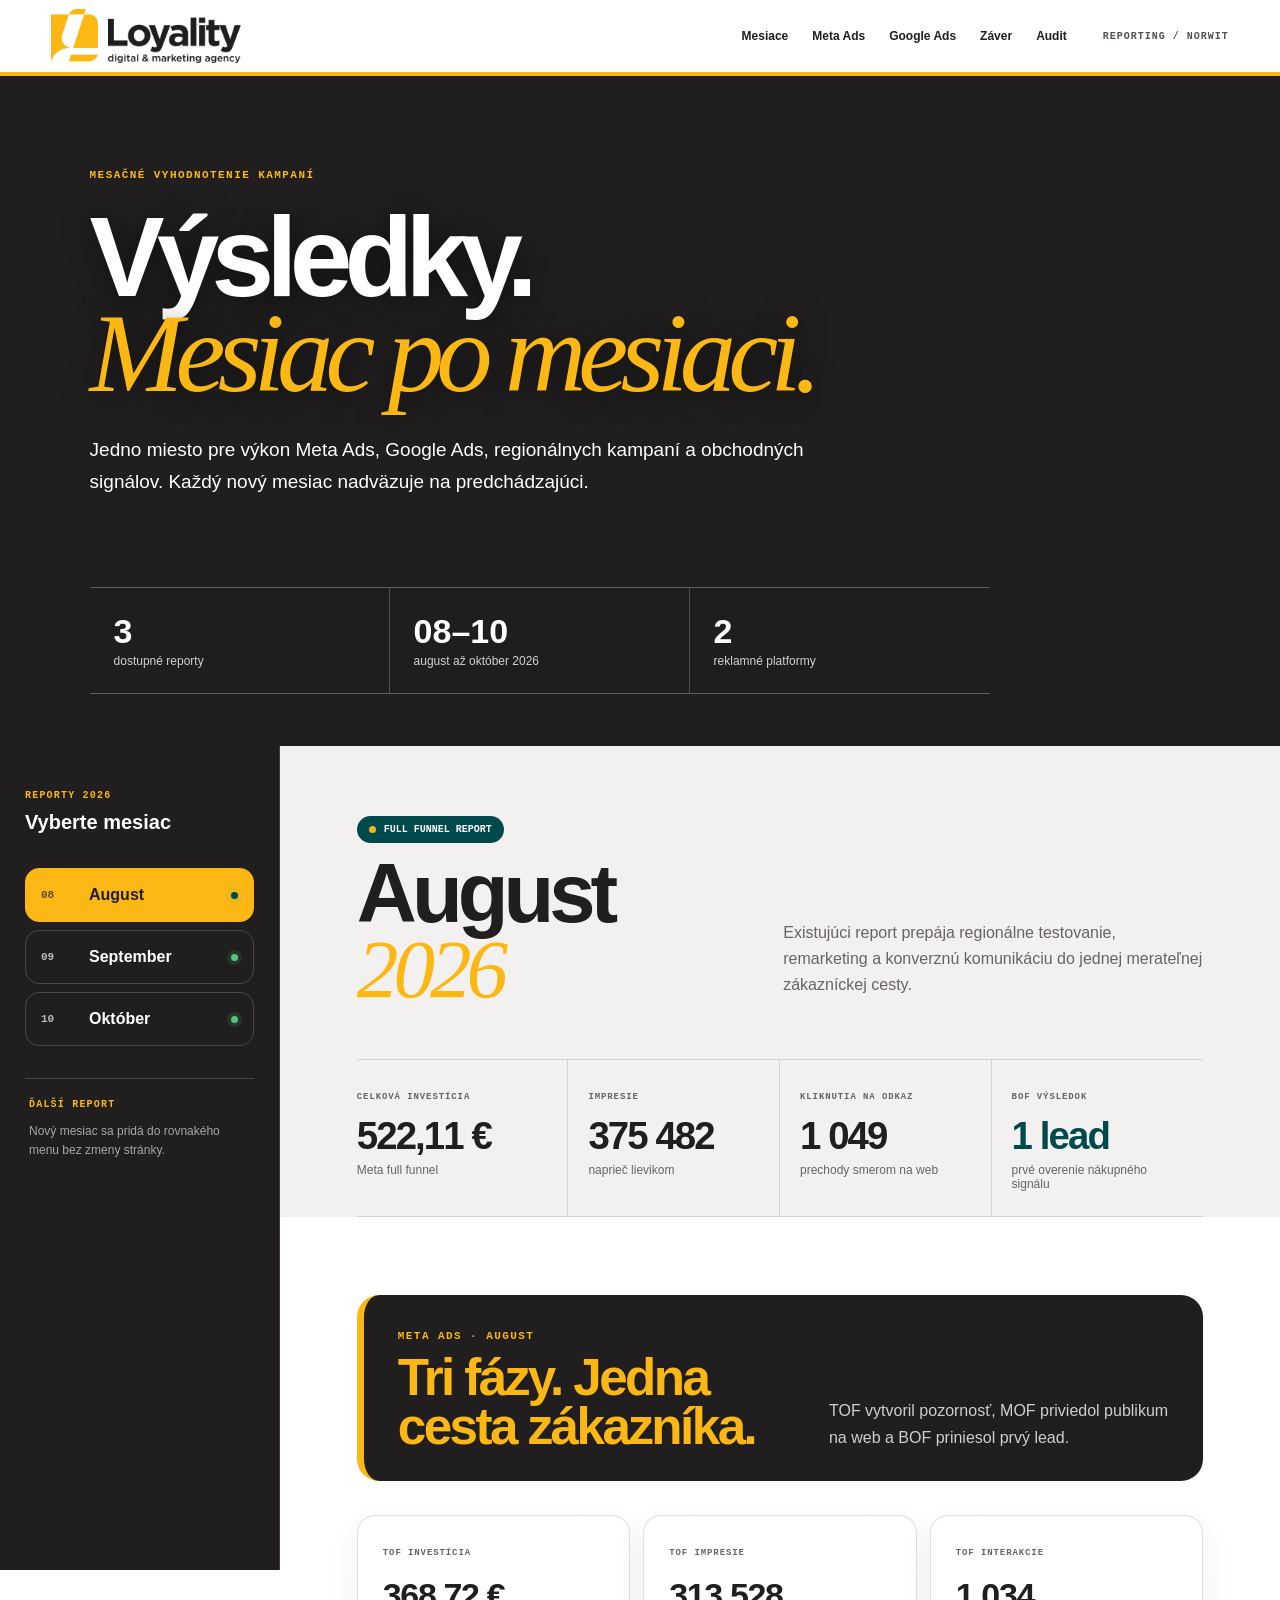
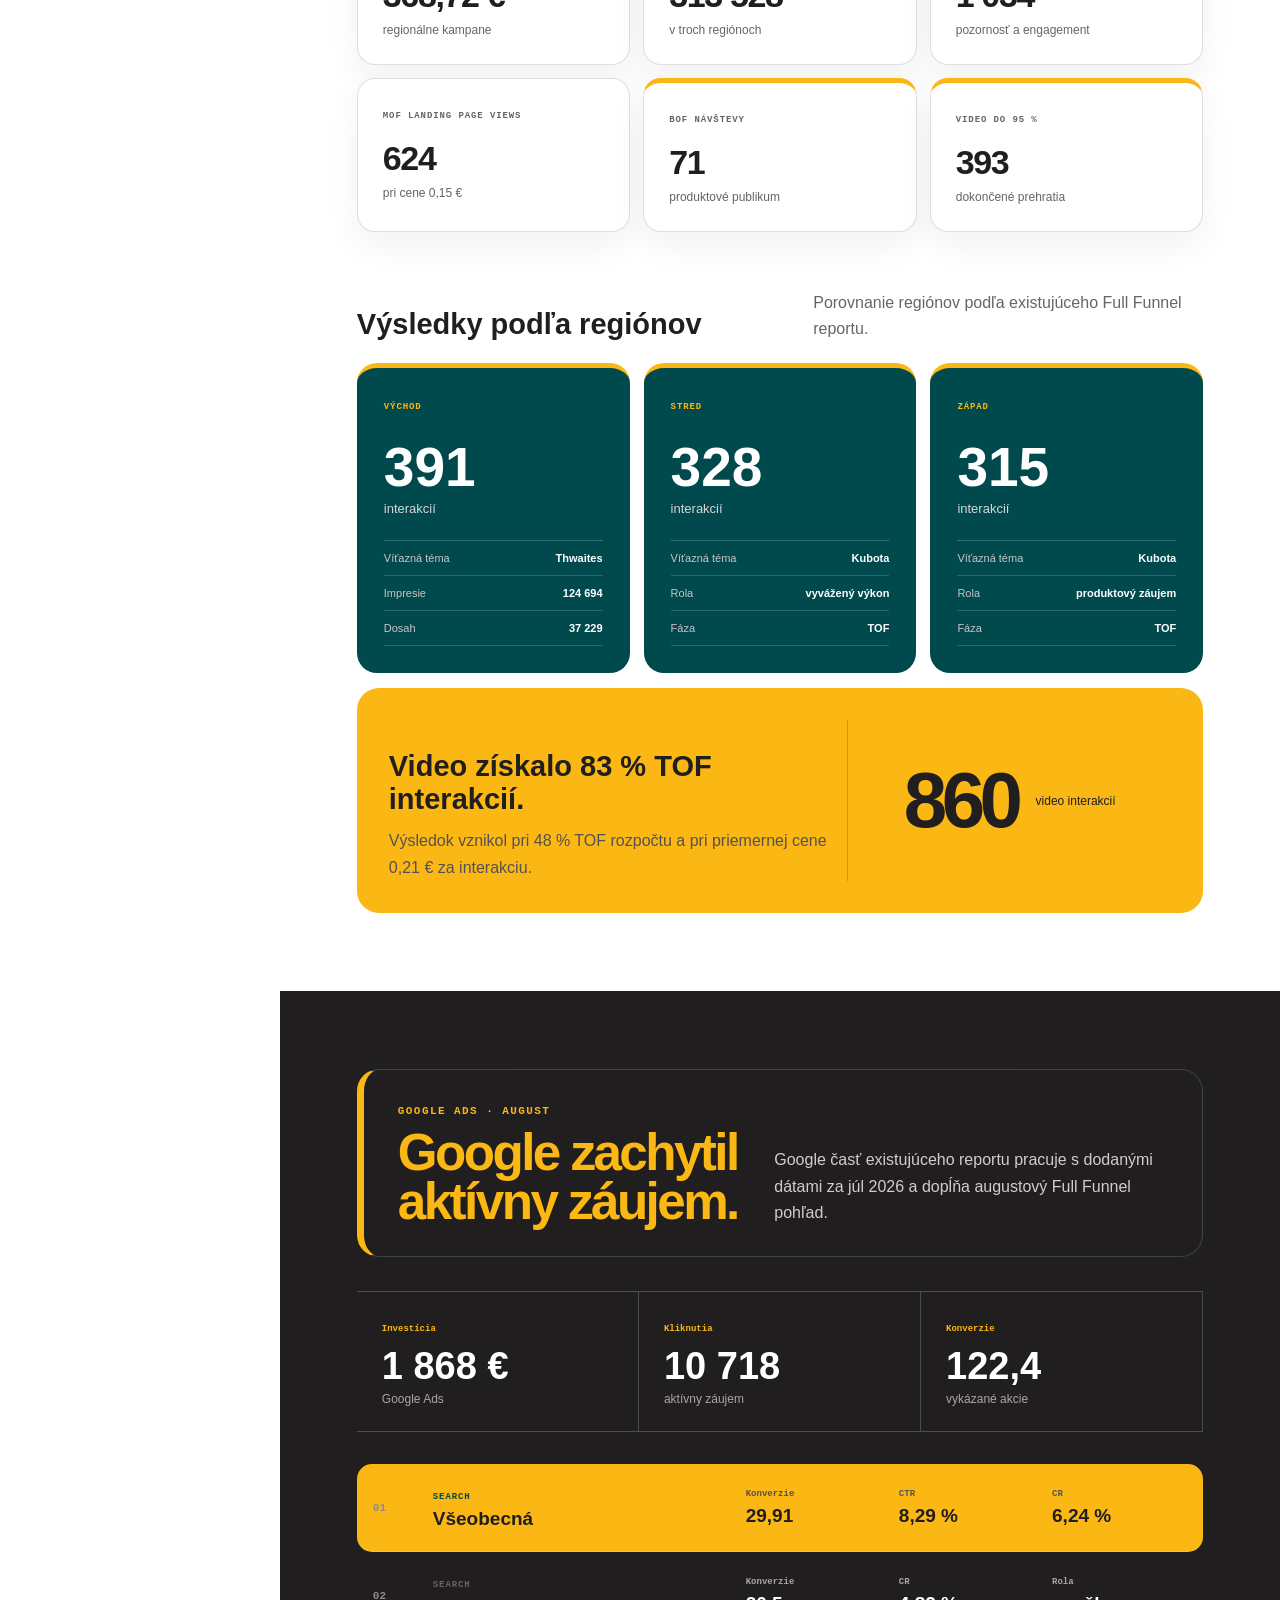
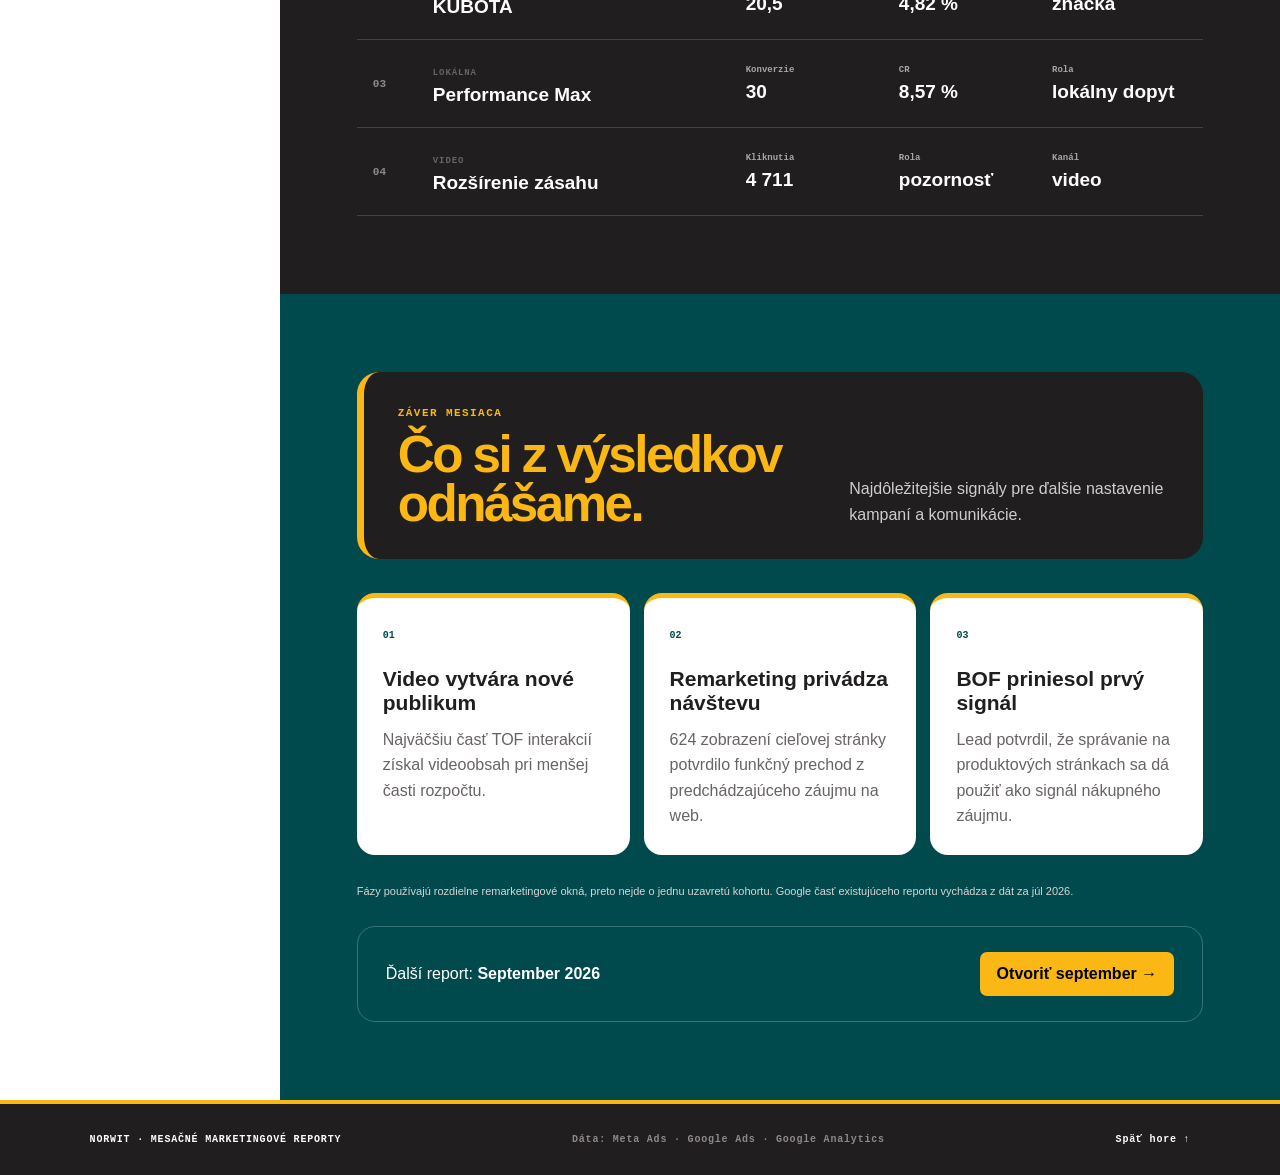
<file: index.html>
<!doctype html>
<html lang="sk">
<head>
  <meta charset="utf-8">
  <meta name="viewport" content="width=device-width,initial-scale=1">
  <meta name="description" content="Mesačné reporty digitálnych kampaní NORWIT: Meta Ads, Google Ads, regionálne výsledky a obchodné signály.">
  <title>NORWIT × Loyality — Mesačné reporty</title>
  <link rel="stylesheet" href="reporty.css">
</head>
<body data-dynamic-anchors="true">
  <a class="skip" href="#report-view">Preskočiť na report</a>

  <header class="topbar">
    <a class="brand" href="#top" aria-label="Mesačné reporty, začiatok">
      <img src="loyality-logo.png" alt="Loyality digital & marketing agency">
    </a>
    <nav aria-label="Hlavná navigácia">
      <a href="#mesiace">Mesiace</a>
      <a href="#meta">Meta Ads</a>
      <a href="#google">Google Ads</a>
      <a href="#zaver">Záver</a>
      <a href="audit.html">Audit</a>
    </nav>
    <span class="period">REPORTING / NORWIT</span>
  </header>

  <main id="top">
    <section class="landing-hero">
      <div class="landing-copy">
        <span class="kicker">MESAČNÉ VYHODNOTENIE KAMPANÍ</span>
        <h1>Výsledky.<br><em>Mesiac po mesiaci.</em></h1>
        <p>Jedno miesto pre výkon Meta Ads, Google Ads, regionálnych kampaní a obchodných signálov. Každý nový mesiac nadväzuje na predchádzajúci.</p>
      </div>
      <div class="landing-stats">
        <article><strong>3</strong><span>dostupné reporty</span></article>
        <article><strong>08–10</strong><span>august až október 2026</span></article>
        <article><strong>2</strong><span>reklamné platformy</span></article>
      </div>
    </section>

    <section class="reports-shell" id="mesiace">
      <aside class="month-sidebar" aria-label="Výber mesiaca">
        <div class="sidebar-head">
          <span>REPORTY 2026</span>
          <strong>Vyberte mesiac</strong>
        </div>
        <div class="month-menu" id="month-menu" role="tablist" aria-orientation="vertical"></div>
        <div class="future-month">
          <span>ĎALŠÍ REPORT</span>
          <p>Nový mesiac sa pridá do rovnakého menu bez zmeny stránky.</p>
        </div>
      </aside>

      <div class="report-view" id="report-view" role="tabpanel" tabindex="0" aria-live="polite"></div>
    </section>
  </main>

  <footer>
    <span>NORWIT · MESAČNÉ MARKETINGOVÉ REPORTY</span>
    <span>Dáta: Meta Ads · Google Ads · Google Analytics</span>
    <a href="#top">Späť hore ↑</a>
  </footer>

  <script src="reporty.js"></script>
</body>
</html>
</file>
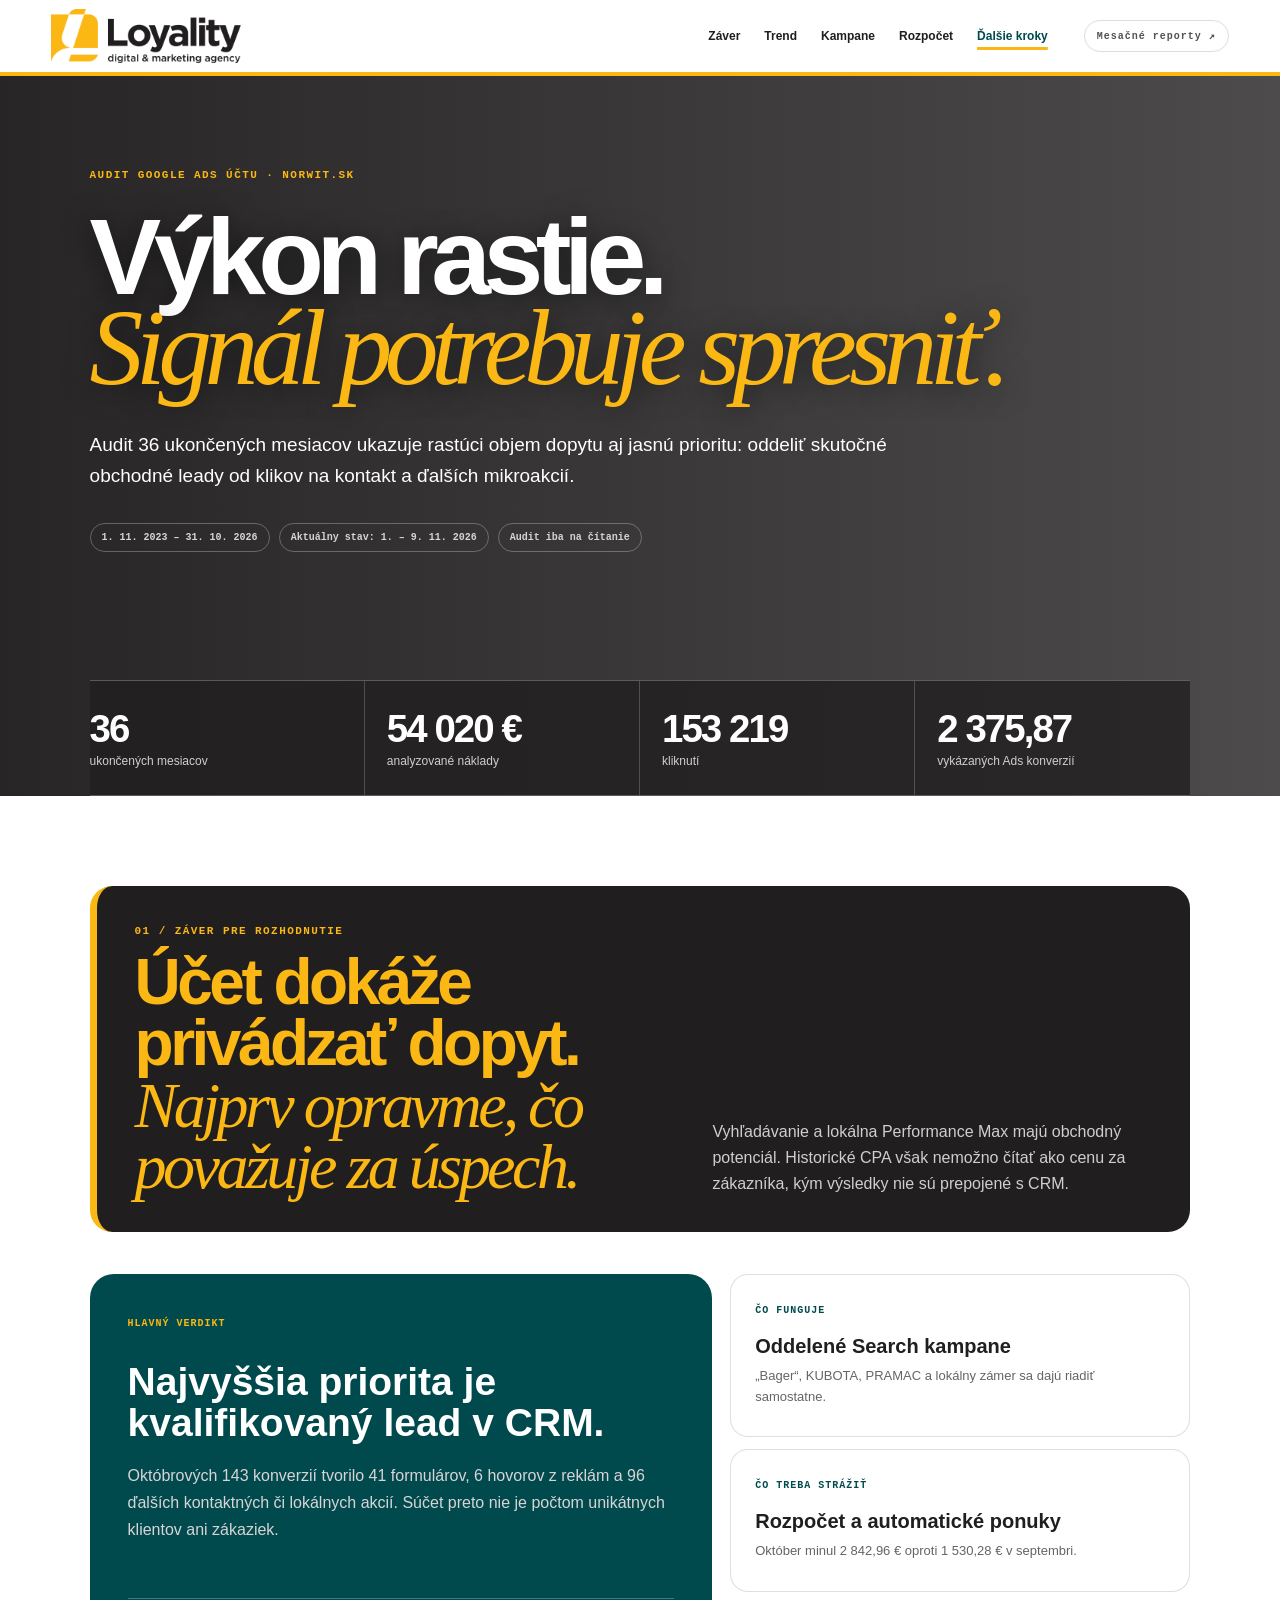
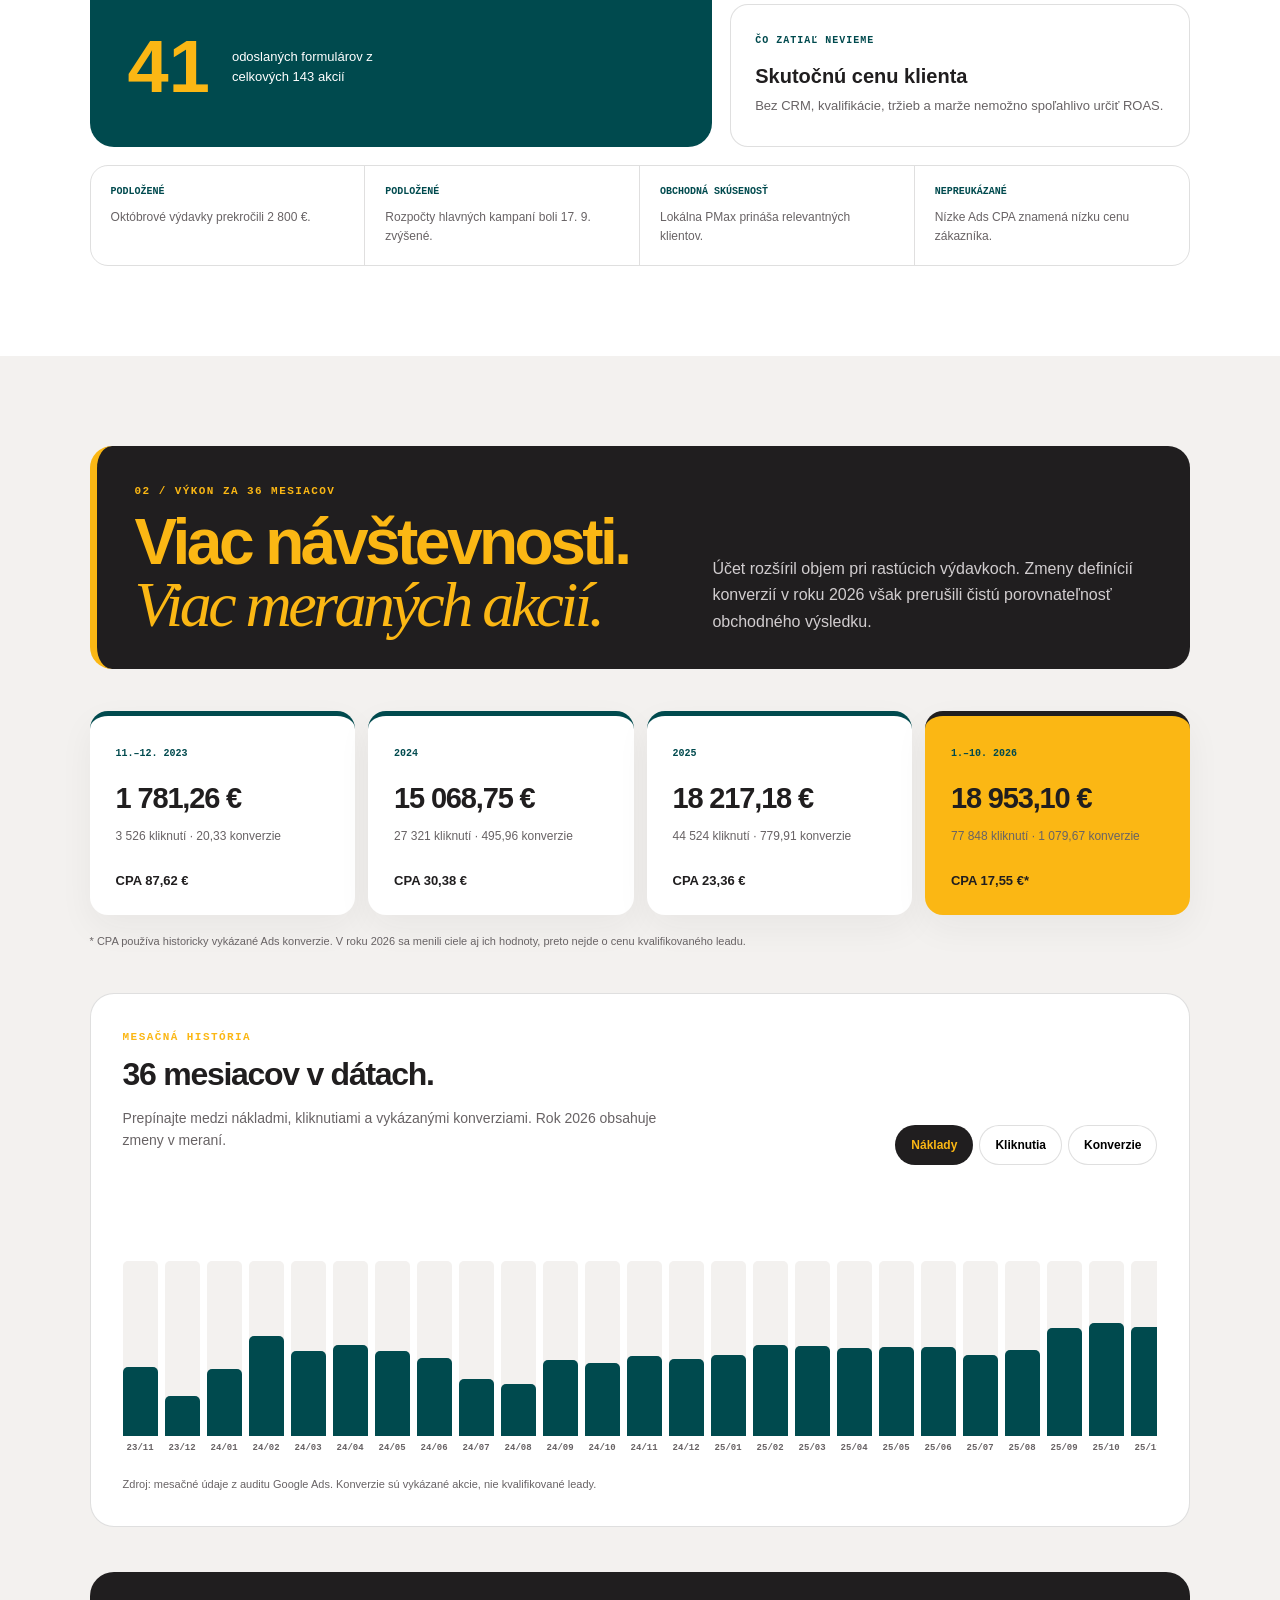
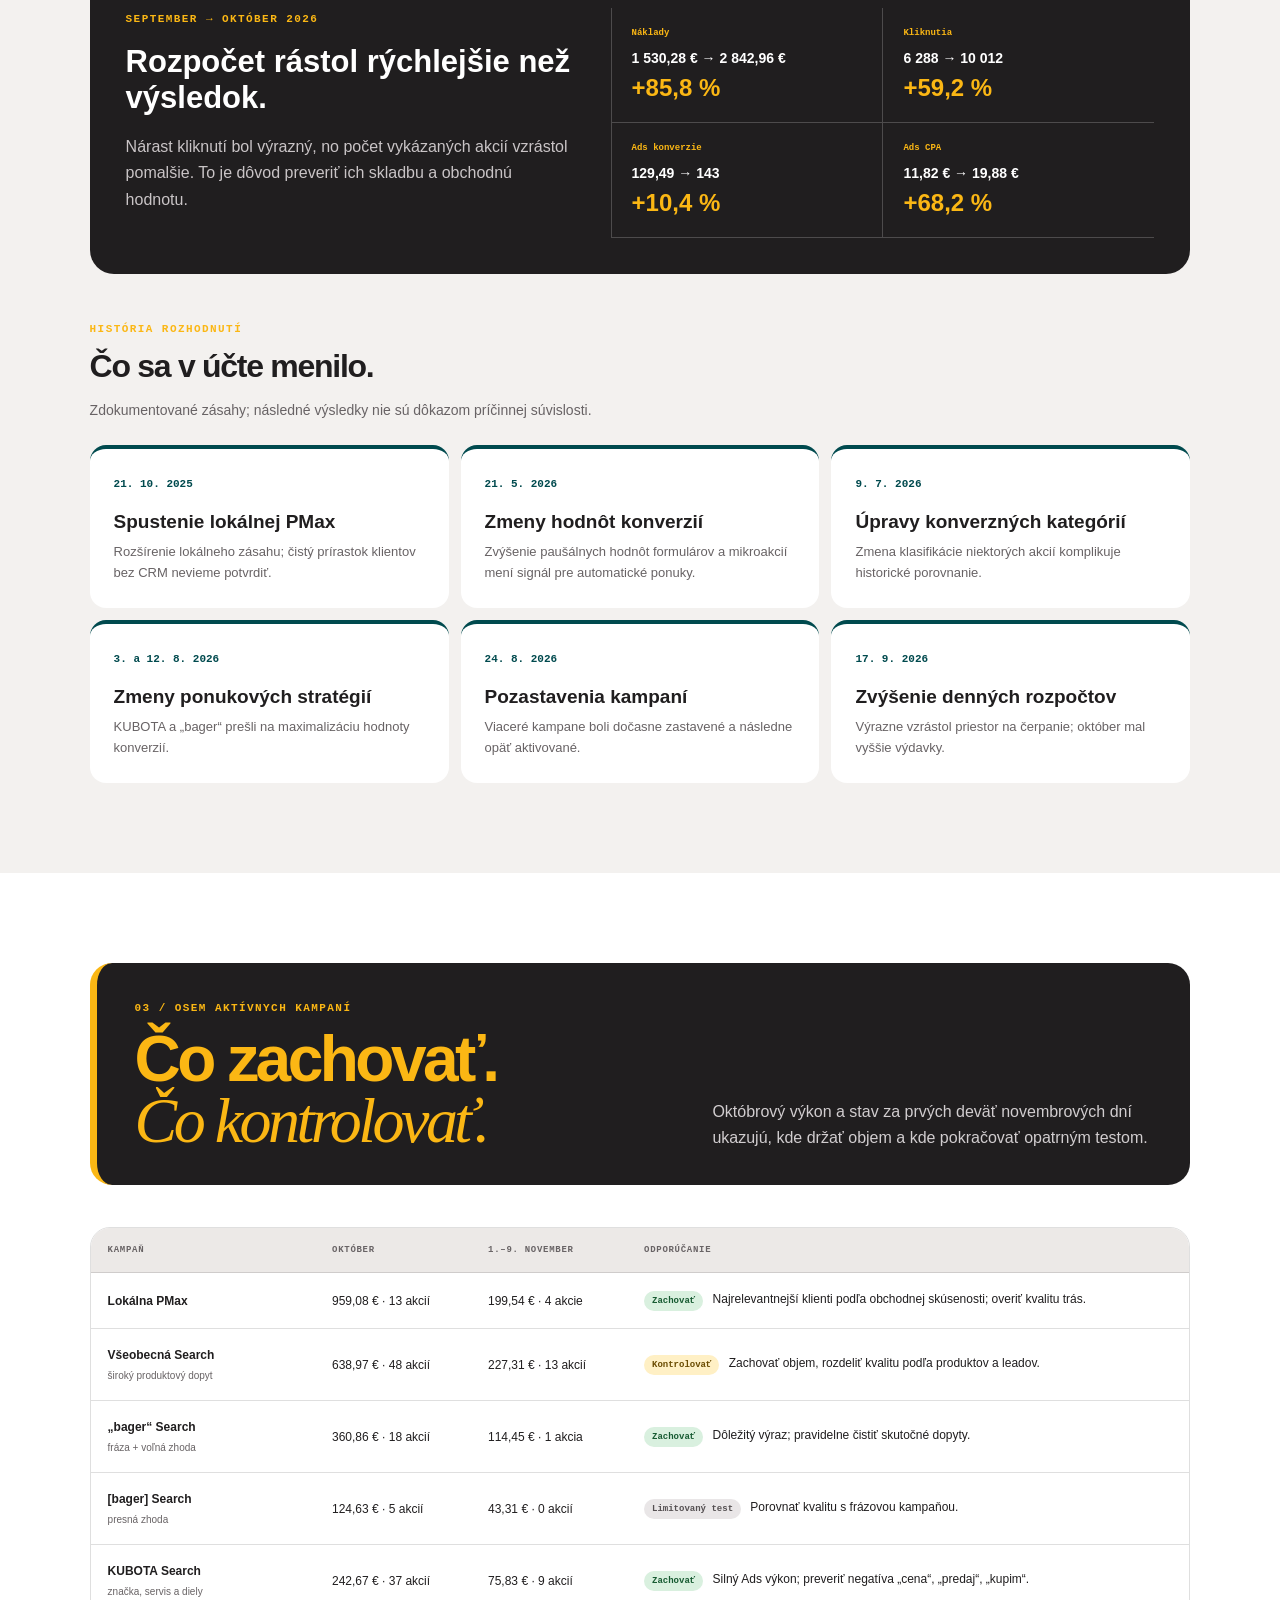
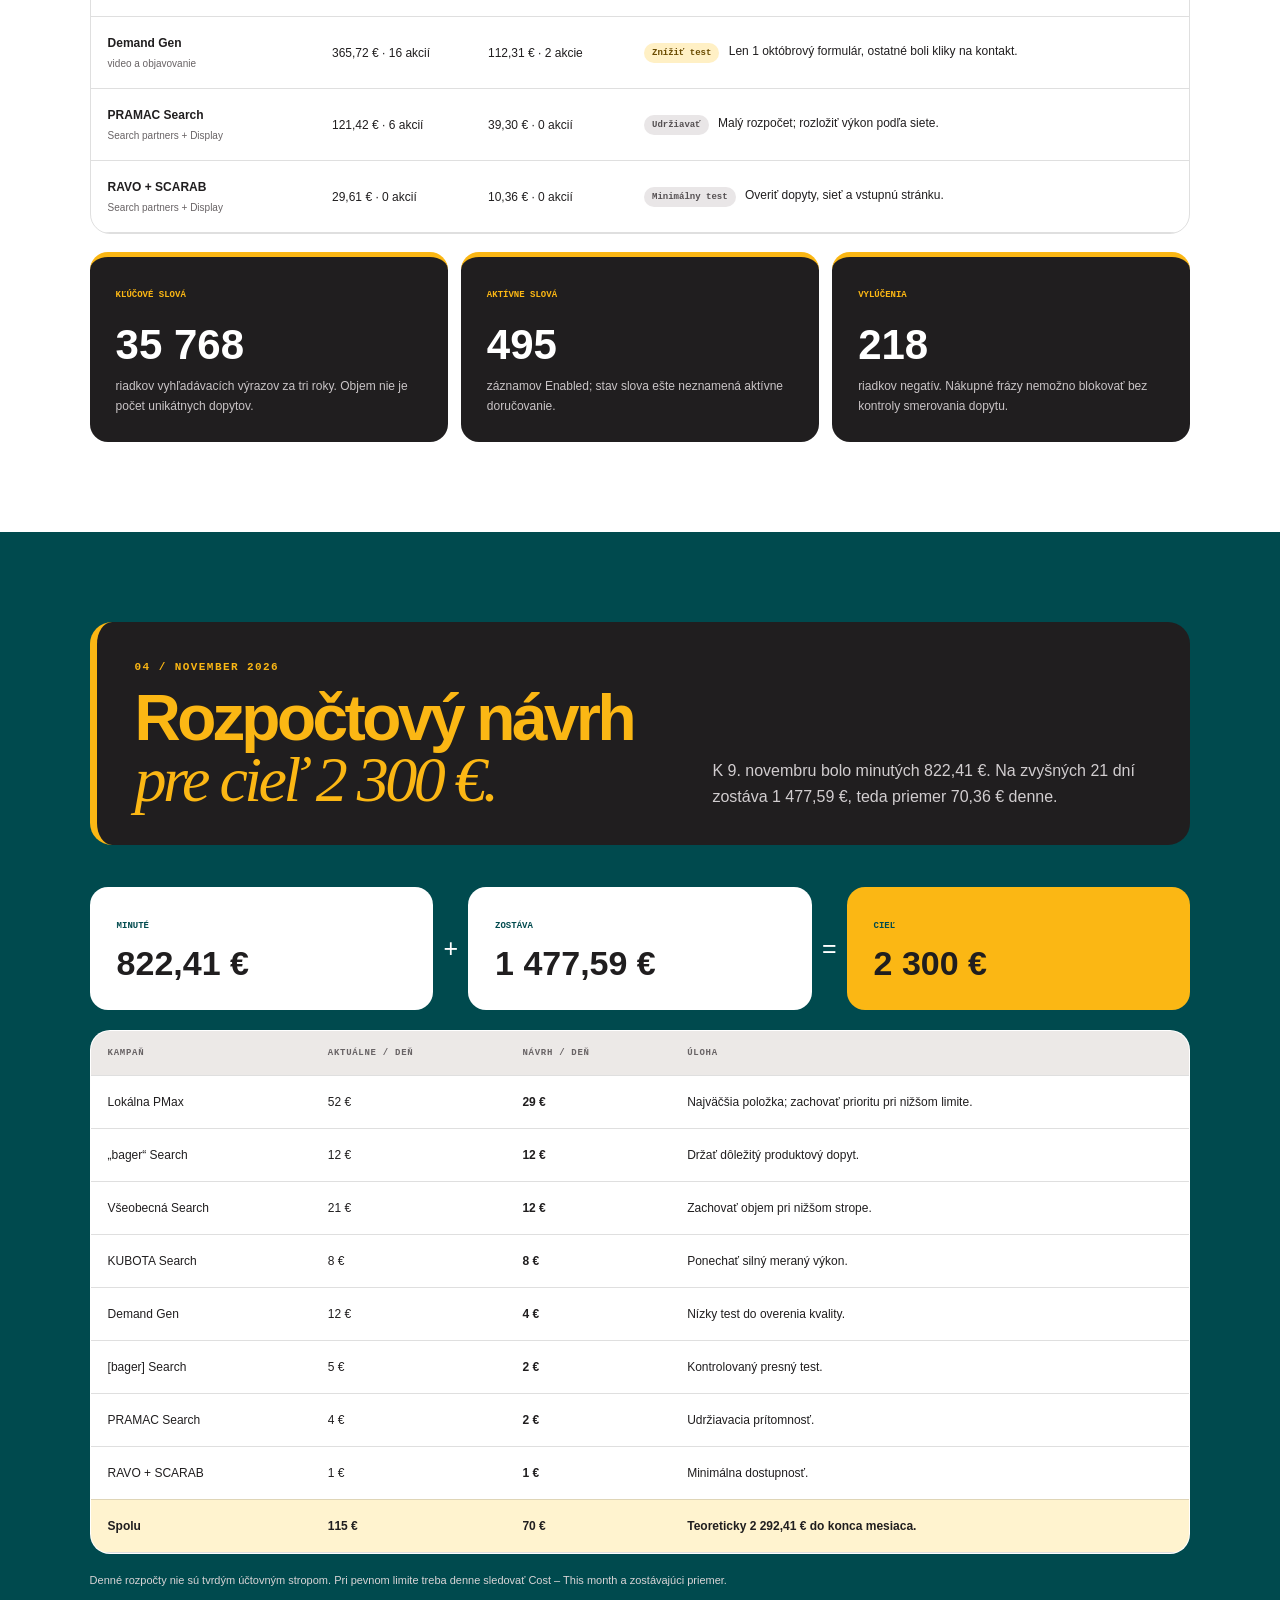
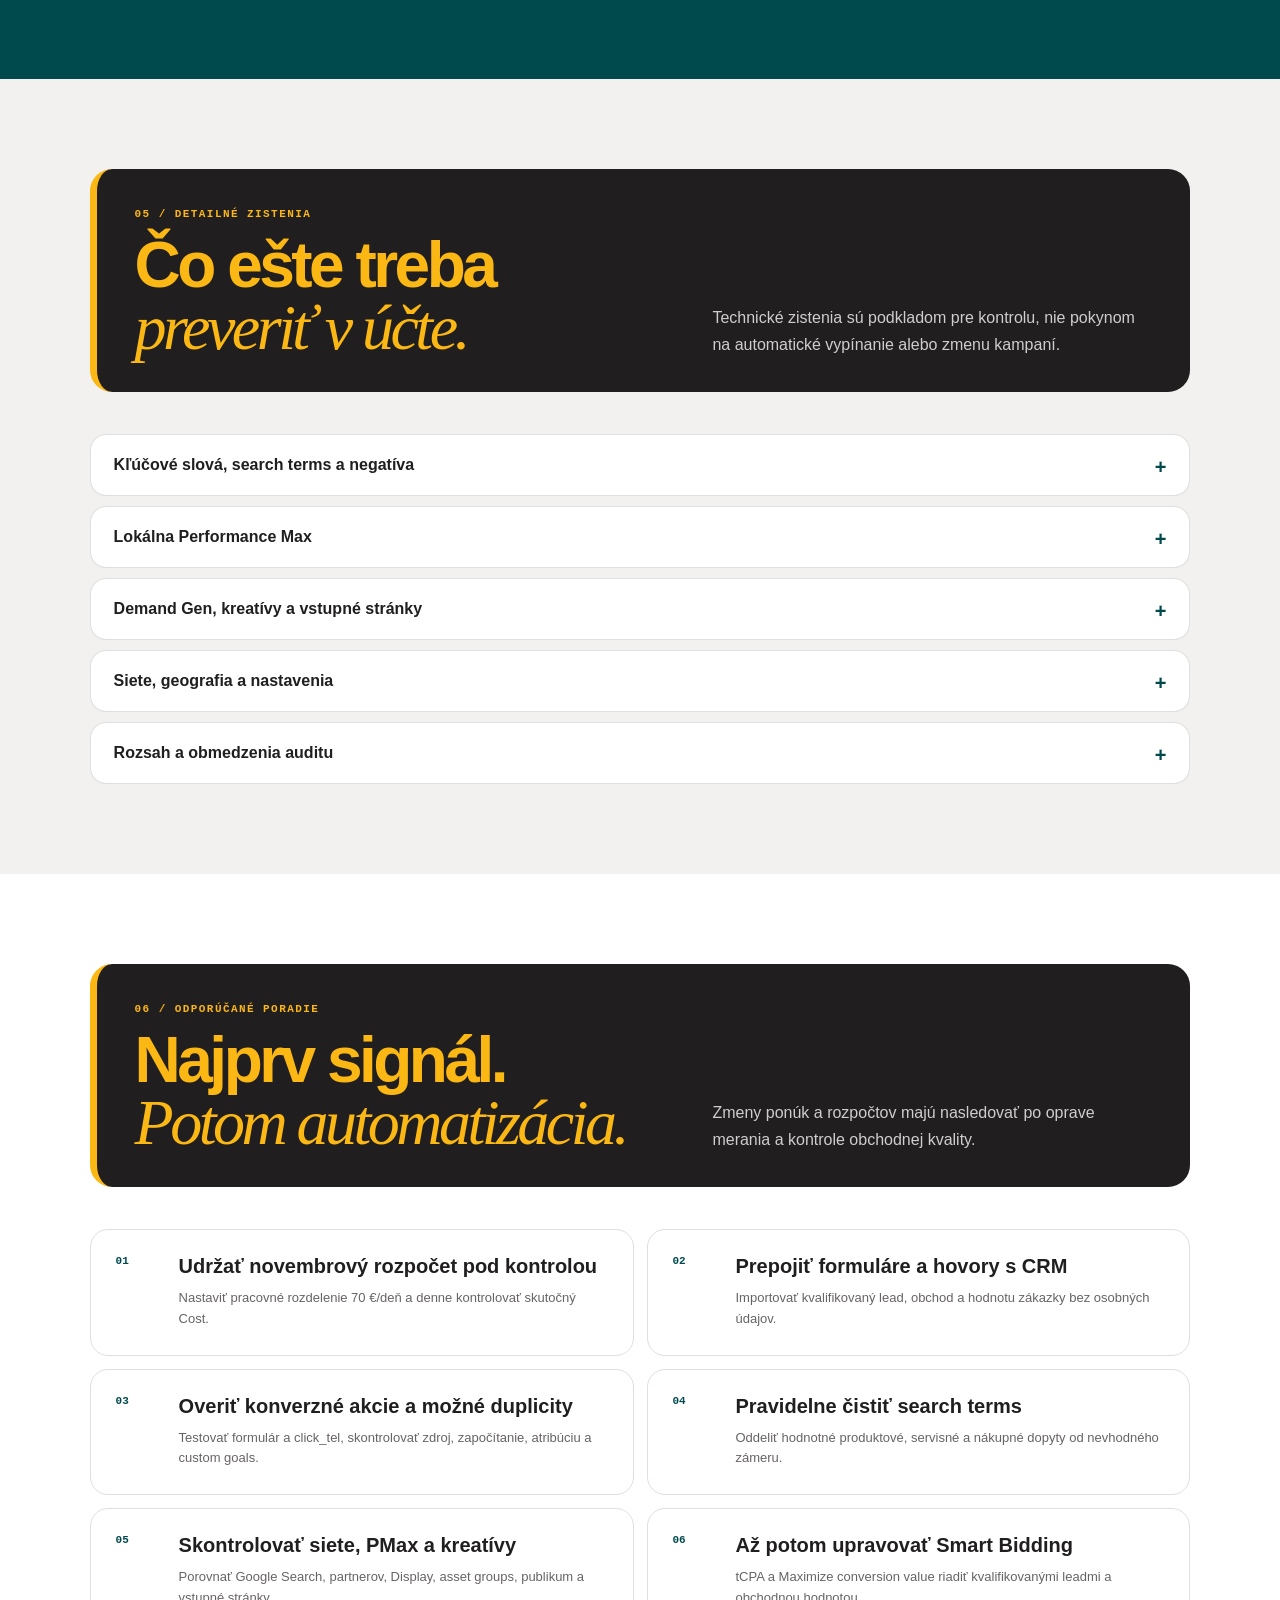
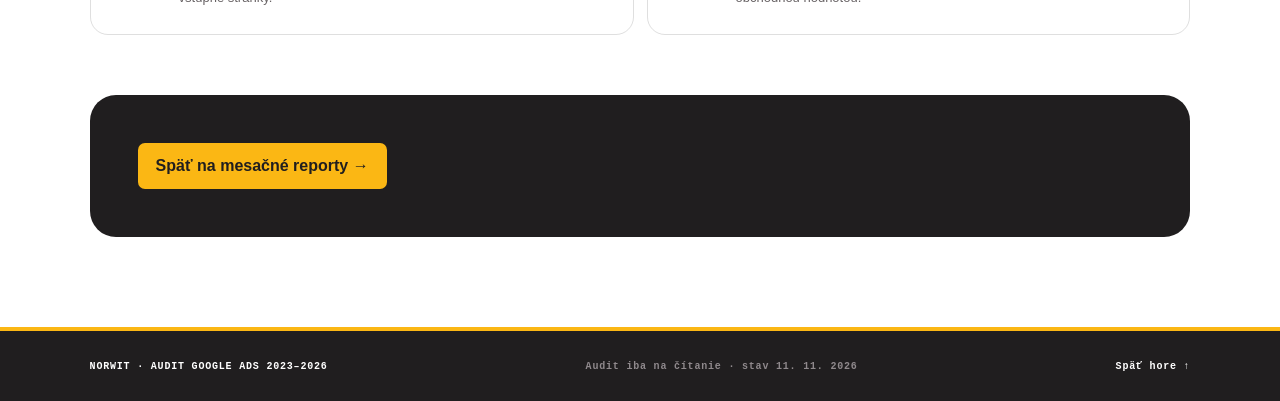
<file: audit.html>
<!DOCTYPE html>

<html lang="sk">
<head>
<meta charset="utf-8"/>
<meta content="width=device-width,initial-scale=1" name="viewport"/>
<meta content="Audit Google Ads účtu NORWIT za obdobie november 2023 až október 2026." name="description"/>
<title>NORWIT × Loyality — Audit Google Ads 2023–2026</title>
<link href="reporty.css" rel="stylesheet"/>
<link href="audit.css" rel="stylesheet"/>
</head>
<body class="audit-page">
<a class="skip" href="#audit-zaver">Preskočiť na obsah auditu</a>
<header class="topbar">
<a aria-label="Späť na mesačné reporty" class="brand" href="/"><img alt="Loyality digital &amp; marketing agency" src="loyality-logo.png"/></a>
<button aria-controls="audit-nav" aria-expanded="false" class="audit-menu-toggle" type="button">Sekcie <span aria-hidden="true">☰</span></button>
<nav aria-label="Navigácia auditu" id="audit-nav">
<a href="#audit-zaver">Záver</a>
<a href="#trend">Trend</a>

<a href="#kampane">Kampane</a>
<a href="#rozpocet">Rozpočet</a>
<a href="#plan-auditu">Ďalšie kroky</a>
</nav>
<a class="period audit-back" href="/">Mesačné reporty ↗</a>
</header>
<main id="top">
<section class="audit-hero">
<div class="audit-hero-copy">
<span class="kicker">AUDIT GOOGLE ADS ÚČTU · NORWIT.SK</span>
<h1>Výkon rastie.<br/><em>Signál potrebuje spresniť.</em></h1>
<p>Audit 36 ukončených mesiacov ukazuje rastúci objem dopytu aj jasnú prioritu: oddeliť skutočné obchodné leady od klikov na kontakt a ďalších mikroakcií.</p>
<div class="audit-meta"><span>1. 11. 2023 – 31. 10. 2026</span><span>Aktuálny stav: 1. – 9. 11. 2026</span><span>Audit iba na čítanie</span></div>
</div>
<div class="audit-hero-kpis">
<article><strong>36</strong><span>ukončených mesiacov</span></article>
<article><strong>54 020 €</strong><span>analyzované náklady</span></article>
<article><strong>153 219</strong><span>kliknutí</span></article>
<article><strong>2 375,87</strong><span>vykázaných Ads konverzií</span></article>
</div>
</section>
<section class="audit-section decision-section" id="audit-zaver">
<div class="audit-section-head">
<div><span class="kicker">01 / ZÁVER PRE ROZHODNUTIE</span><h2>Účet dokáže privádzať dopyt.<br/><em>Najprv opravme, čo považuje za úspech.</em></h2></div>
<p>Vyhľadávanie a lokálna Performance Max majú obchodný potenciál. Historické CPA však nemožno čítať ako cenu za zákazníka, kým výsledky nie sú prepojené s CRM.</p>
</div>
<div class="decision-grid">
<article class="decision-main">
<span>HLAVNÝ VERDIKT</span>
<h3>Najvyššia priorita je kvalifikovaný lead v CRM.</h3>
<p>Októbrových 143 konverzií tvorilo 41 formulárov, 6 hovorov z reklám a 96 ďalších kontaktných či lokálnych akcií. Súčet preto nie je počtom unikátnych klientov ani zákaziek.</p>
<div class="decision-proof"><b>41</b><span>odoslaných formulárov z celkových 143 akcií</span></div>
</article>
<div class="decision-points">
<article><span>ČO FUNGUJE</span><h3>Oddelené Search kampane</h3><p>„Bager“, KUBOTA, PRAMAC a lokálny zámer sa dajú riadiť samostatne.</p></article>
<article><span>ČO TREBA STRÁŽIŤ</span><h3>Rozpočet a automatické ponuky</h3><p>Október minul 2 842,96 € oproti 1 530,28 € v septembri.</p></article>
<article><span>ČO ZATIAĽ NEVIEME</span><h3>Skutočnú cenu klienta</h3><p>Bez CRM, kvalifikácie, tržieb a marže nemožno spoľahlivo určiť ROAS.</p></article>
</div>
</div>
<div class="evidence-strip">
<article><b>Podložené</b><span>Októbrové výdavky prekročili 2 800 €.</span></article>
<article><b>Podložené</b><span>Rozpočty hlavných kampaní boli 17. 9. zvýšené.</span></article>
<article><b>Obchodná skúsenosť</b><span>Lokálna PMax prináša relevantných klientov.</span></article>
<article><b>Nepreukázané</b><span>Nízke Ads CPA znamená nízku cenu zákazníka.</span></article>
</div>
</section>
<section class="audit-section trend-section" id="trend">
<div class="audit-section-head compact">
<div><span class="kicker">02 / VÝKON ZA 36 MESIACOV</span><h2>Viac návštevnosti.<br/><em>Viac meraných akcií.</em></h2></div>
<p>Účet rozšíril objem pri rastúcich výdavkoch. Zmeny definícií konverzií v roku 2026 však prerušili čistú porovnateľnosť obchodného výsledku.</p>
</div>
<div class="year-grid">
<article><span>11.–12. 2023</span><strong>1 781,26 €</strong><p>3 526 kliknutí · 20,33 konverzie</p><b>CPA 87,62 €</b></article>
<article><span>2024</span><strong>15 068,75 €</strong><p>27 321 kliknutí · 495,96 konverzie</p><b>CPA 30,38 €</b></article>
<article><span>2025</span><strong>18 217,18 €</strong><p>44 524 kliknutí · 779,91 konverzie</p><b>CPA 23,36 €</b></article>
<article class="featured"><span>1.–10. 2026</span><strong>18 953,10 €</strong><p>77 848 kliknutí · 1 079,67 konverzie</p><b>CPA 17,55 €*</b></article>
</div>
<p class="scope-note">* CPA používa historicky vykázané Ads konverzie. V roku 2026 sa menili ciele aj ich hodnoty, preto nejde o cenu kvalifikovaného leadu.</p>
<div aria-label="Mesačný vývoj Google Ads od novembra 2023 do októbra 2026" class="audit-chart">
<div class="audit-chart-head"><div><span class="kicker">MESAČNÁ HISTÓRIA</span><h3>36 mesiacov v dátach.</h3><p>Prepínajte medzi nákladmi, kliknutiami a vykázanými konverziami. Rok 2026 obsahuje zmeny v meraní.</p></div><div aria-label="Ukazovateľ grafu" class="audit-chart-tabs" role="group"><button aria-pressed="true" class="active" data-metric="cost" type="button">Náklady</button><button aria-pressed="false" data-metric="clicks" type="button">Kliknutia</button><button aria-pressed="false" data-metric="conversions" type="button">Konverzie</button></div></div>
<div aria-label="Graf mesačných výsledkov, horizontálne posúvanie" class="audit-chart-scroll" role="region" tabindex="0"><div class="audit-chart-bars" id="audit-chart-bars"><div class="audit-bar" data-clicks="2389" data-conversions="17.33" data-cost="1120.28" data-month="2023-11"><span class="audit-bar-value"></span><div class="audit-bar-track"><i></i></div><span class="audit-bar-month">23/11</span></div><div class="audit-bar" data-clicks="1137" data-conversions="3.0" data-cost="660.98" data-month="2023-12"><span class="audit-bar-value"></span><div class="audit-bar-track"><i></i></div><span class="audit-bar-month">23/12</span></div><div class="audit-bar" data-clicks="2156" data-conversions="16.0" data-cost="1096.53" data-month="2024-01"><span class="audit-bar-value"></span><div class="audit-bar-track"><i></i></div><span class="audit-bar-month">24/01</span></div><div class="audit-bar" data-clicks="3038" data-conversions="13.0" data-cost="1633.61" data-month="2024-02"><span class="audit-bar-value"></span><div class="audit-bar-track"><i></i></div><span class="audit-bar-month">24/02</span></div><div class="audit-bar" data-clicks="2885" data-conversions="29.0" data-cost="1388.65" data-month="2024-03"><span class="audit-bar-value"></span><div class="audit-bar-track"><i></i></div><span class="audit-bar-month">24/03</span></div><div class="audit-bar" data-clicks="2908" data-conversions="36.0" data-cost="1484.69" data-month="2024-04"><span class="audit-bar-value"></span><div class="audit-bar-track"><i></i></div><span class="audit-bar-month">24/04</span></div><div class="audit-bar" data-clicks="2278" data-conversions="38.0" data-cost="1388.23" data-month="2024-05"><span class="audit-bar-value"></span><div class="audit-bar-track"><i></i></div><span class="audit-bar-month">24/05</span></div><div class="audit-bar" data-clicks="2216" data-conversions="44.0" data-cost="1275.92" data-month="2024-06"><span class="audit-bar-value"></span><div class="audit-bar-track"><i></i></div><span class="audit-bar-month">24/06</span></div><div class="audit-bar" data-clicks="1661" data-conversions="38.0" data-cost="929.75" data-month="2024-07"><span class="audit-bar-value"></span><div class="audit-bar-track"><i></i></div><span class="audit-bar-month">24/07</span></div><div class="audit-bar" data-clicks="1489" data-conversions="43.96" data-cost="858.26" data-month="2024-08"><span class="audit-bar-value"></span><div class="audit-bar-track"><i></i></div><span class="audit-bar-month">24/08</span></div><div class="audit-bar" data-clicks="2198" data-conversions="44.0" data-cost="1247.42" data-month="2024-09"><span class="audit-bar-value"></span><div class="audit-bar-track"><i></i></div><span class="audit-bar-month">24/09</span></div><div class="audit-bar" data-clicks="2257" data-conversions="51.0" data-cost="1199.17" data-month="2024-10"><span class="audit-bar-value"></span><div class="audit-bar-track"><i></i></div><span class="audit-bar-month">24/10</span></div><div class="audit-bar" data-clicks="2218" data-conversions="82.0" data-cost="1300.89" data-month="2024-11"><span class="audit-bar-value"></span><div class="audit-bar-track"><i></i></div><span class="audit-bar-month">24/11</span></div><div class="audit-bar" data-clicks="2017" data-conversions="61.0" data-cost="1265.63" data-month="2024-12"><span class="audit-bar-value"></span><div class="audit-bar-track"><i></i></div><span class="audit-bar-month">24/12</span></div><div class="audit-bar" data-clicks="2338" data-conversions="47.0" data-cost="1318.78" data-month="2025-01"><span class="audit-bar-value"></span><div class="audit-bar-track"><i></i></div><span class="audit-bar-month">25/01</span></div><div class="audit-bar" data-clicks="2759" data-conversions="71.9" data-cost="1488.33" data-month="2025-02"><span class="audit-bar-value"></span><div class="audit-bar-track"><i></i></div><span class="audit-bar-month">25/02</span></div><div class="audit-bar" data-clicks="3332" data-conversions="75.96" data-cost="1469.53" data-month="2025-03"><span class="audit-bar-value"></span><div class="audit-bar-track"><i></i></div><span class="audit-bar-month">25/03</span></div><div class="audit-bar" data-clicks="3373" data-conversions="95.99" data-cost="1441.71" data-month="2025-04"><span class="audit-bar-value"></span><div class="audit-bar-track"><i></i></div><span class="audit-bar-month">25/04</span></div><div class="audit-bar" data-clicks="3206" data-conversions="79.6" data-cost="1450.23" data-month="2025-05"><span class="audit-bar-value"></span><div class="audit-bar-track"><i></i></div><span class="audit-bar-month">25/05</span></div><div class="audit-bar" data-clicks="3754" data-conversions="55.0" data-cost="1447.49" data-month="2025-06"><span class="audit-bar-value"></span><div class="audit-bar-track"><i></i></div><span class="audit-bar-month">25/06</span></div><div class="audit-bar" data-clicks="3799" data-conversions="67.61" data-cost="1317.49" data-month="2025-07"><span class="audit-bar-value"></span><div class="audit-bar-track"><i></i></div><span class="audit-bar-month">25/07</span></div><div class="audit-bar" data-clicks="4083" data-conversions="65.34" data-cost="1400.04" data-month="2025-08"><span class="audit-bar-value"></span><div class="audit-bar-track"><i></i></div><span class="audit-bar-month">25/08</span></div><div class="audit-bar" data-clicks="4371" data-conversions="61.47" data-cost="1762.27" data-month="2025-09"><span class="audit-bar-value"></span><div class="audit-bar-track"><i></i></div><span class="audit-bar-month">25/09</span></div><div class="audit-bar" data-clicks="5084" data-conversions="47.04" data-cost="1844.52" data-month="2025-10"><span class="audit-bar-value"></span><div class="audit-bar-track"><i></i></div><span class="audit-bar-month">25/10</span></div><div class="audit-bar" data-clicks="4639" data-conversions="70.0" data-cost="1778.78" data-month="2025-11"><span class="audit-bar-value"></span><div class="audit-bar-track"><i></i></div><span class="audit-bar-month">25/11</span></div><div class="audit-bar" data-clicks="3786" data-conversions="43.0" data-cost="1498.01" data-month="2025-12"><span class="audit-bar-value"></span><div class="audit-bar-track"><i></i></div><span class="audit-bar-month">25/12</span></div><div class="audit-bar" data-clicks="5551" data-conversions="44.0" data-cost="1584.77" data-month="2026-01"><span class="audit-bar-value"></span><div class="audit-bar-track"><i></i></div><span class="audit-bar-month">26/01</span></div><div class="audit-bar" data-clicks="6219" data-conversions="83.0" data-cost="1844.71" data-month="2026-02"><span class="audit-bar-value"></span><div class="audit-bar-track"><i></i></div><span class="audit-bar-month">26/02</span></div><div class="audit-bar" data-clicks="6494" data-conversions="111.8" data-cost="1921.01" data-month="2026-03"><span class="audit-bar-value"></span><div class="audit-bar-track"><i></i></div><span class="audit-bar-month">26/03</span></div><div class="audit-bar" data-clicks="6254" data-conversions="99.01" data-cost="1880.8" data-month="2026-04"><span class="audit-bar-value"></span><div class="audit-bar-track"><i></i></div><span class="audit-bar-month">26/04</span></div><div class="audit-bar" data-clicks="9244" data-conversions="115.47" data-cost="1863.67" data-month="2026-05"><span class="audit-bar-value"></span><div class="audit-bar-track"><i></i></div><span class="audit-bar-month">26/05</span></div><div class="audit-bar" data-clicks="9234" data-conversions="137.99" data-cost="1849.01" data-month="2026-06"><span class="audit-bar-value"></span><div class="audit-bar-track"><i></i></div><span class="audit-bar-month">26/06</span></div><div class="audit-bar" data-clicks="10718" data-conversions="133.41" data-cost="1867.85" data-month="2026-07"><span class="audit-bar-value"></span><div class="audit-bar-track"><i></i></div><span class="audit-bar-month">26/07</span></div><div class="audit-bar" data-clicks="7834" data-conversions="82.5" data-cost="1768.04" data-month="2026-08"><span class="audit-bar-value"></span><div class="audit-bar-track"><i></i></div><span class="audit-bar-month">26/08</span></div><div class="audit-bar" data-clicks="6288" data-conversions="129.49" data-cost="1530.28" data-month="2026-09"><span class="audit-bar-value"></span><div class="audit-bar-track"><i></i></div><span class="audit-bar-month">26/09</span></div><div class="audit-bar" data-clicks="10012" data-conversions="143.0" data-cost="2842.96" data-month="2026-10"><span class="audit-bar-value"></span><div class="audit-bar-track"><i></i></div><span class="audit-bar-month">26/10</span></div></div></div><p class="scope-note">Zdroj: mesačné údaje z auditu Google Ads. Konverzie sú vykázané akcie, nie kvalifikované leady.</p></div>
<div class="month-compare">
<div class="compare-copy"><span class="kicker">SEPTEMBER → OKTÓBER 2026</span><h3>Rozpočet rástol rýchlejšie než výsledok.</h3><p>Nárast kliknutí bol výrazný, no počet vykázaných akcií vzrástol pomalšie. To je dôvod preveriť ich skladbu a obchodnú hodnotu.</p></div>
<div class="compare-metrics">
<article><span>Náklady</span><b>1 530,28 € → 2 842,96 €</b><strong>+85,8 %</strong></article>
<article><span>Kliknutia</span><b>6 288 → 10 012</b><strong>+59,2 %</strong></article>
<article><span>Ads konverzie</span><b>129,49 → 143</b><strong>+10,4 %</strong></article>
<article><span>Ads CPA</span><b>11,82 € → 19,88 €</b><strong>+68,2 %</strong></article>
</div>
</div>
<div class="audit-history"><div class="audit-history-head"><span class="kicker">HISTÓRIA ROZHODNUTÍ</span><h3>Čo sa v účte menilo.</h3><p>Zdokumentované zásahy; následné výsledky nie sú dôkazom príčinnej súvislosti.</p></div><div class="audit-history-grid"><article><time>21. 10. 2025</time><h4>Spustenie lokálnej PMax</h4><p>Rozšírenie lokálneho zásahu; čistý prírastok klientov bez CRM nevieme potvrdiť.</p></article><article><time>21. 5. 2026</time><h4>Zmeny hodnôt konverzií</h4><p>Zvýšenie paušálnych hodnôt formulárov a mikroakcií mení signál pre automatické ponuky.</p></article><article><time>9. 7. 2026</time><h4>Úpravy konverzných kategórií</h4><p>Zmena klasifikácie niektorých akcií komplikuje historické porovnanie.</p></article><article><time>3. a 12. 8. 2026</time><h4>Zmeny ponukových stratégií</h4><p>KUBOTA a „bager“ prešli na maximalizáciu hodnoty konverzií.</p></article><article><time>24. 8. 2026</time><h4>Pozastavenia kampaní</h4><p>Viaceré kampane boli dočasne zastavené a následne opäť aktivované.</p></article><article><time>17. 9. 2026</time><h4>Zvýšenie denných rozpočtov</h4><p>Výrazne vzrástol priestor na čerpanie; október mal vyššie výdavky.</p></article></div></div>
</section>

<section class="audit-section campaigns-section" id="kampane">
<div class="audit-section-head compact">
<div><span class="kicker">03 / OSEM AKTÍVNYCH KAMPANÍ</span><h2>Čo zachovať.<br/><em>Čo kontrolovať.</em></h2></div>
<p>Októbrový výkon a stav za prvých deväť novembrových dní ukazujú, kde držať objem a kde pokračovať opatrným testom.</p>
</div>
<div aria-label="Audit aktívnych kampaní" class="campaign-audit-table" role="region" tabindex="0">
<table>
<thead><tr><th>Kampaň</th><th>Október</th><th>1.–9. november</th><th>Odporúčanie</th></tr></thead>
<tbody>
<tr><td><b>Lokálna PMax</b></td><td>959,08 € · 13 akcií</td><td>199,54 € · 4 akcie</td><td><span class="status keep">Zachovať</span> Najrelevantnejší klienti podľa obchodnej skúsenosti; overiť kvalitu trás.</td></tr>
<tr><td><b>Všeobecná Search</b><small>široký produktový dopyt</small></td><td>638,97 € · 48 akcií</td><td>227,31 € · 13 akcií</td><td><span class="status tune">Kontrolovať</span> Zachovať objem, rozdeliť kvalitu podľa produktov a leadov.</td></tr>
<tr><td><b>„bager“ Search</b><small>fráza + voľná zhoda</small></td><td>360,86 € · 18 akcií</td><td>114,45 € · 1 akcia</td><td><span class="status keep">Zachovať</span> Dôležitý výraz; pravidelne čistiť skutočné dopyty.</td></tr>
<tr><td><b>[bager] Search</b><small>presná zhoda</small></td><td>124,63 € · 5 akcií</td><td>43,31 € · 0 akcií</td><td><span class="status test">Limitovaný test</span> Porovnať kvalitu s frázovou kampaňou.</td></tr>
<tr><td><b>KUBOTA Search</b><small>značka, servis a diely</small></td><td>242,67 € · 37 akcií</td><td>75,83 € · 9 akcií</td><td><span class="status keep">Zachovať</span> Silný Ads výkon; preveriť negatíva „cena“, „predaj“, „kupim“.</td></tr>
<tr><td><b>Demand Gen</b><small>video a objavovanie</small></td><td>365,72 € · 16 akcií</td><td>112,31 € · 2 akcie</td><td><span class="status tune">Znížiť test</span> Len 1 októbrový formulár, ostatné boli kliky na kontakt.</td></tr>
<tr><td><b>PRAMAC Search</b><small>Search partners + Display</small></td><td>121,42 € · 6 akcií</td><td>39,30 € · 0 akcií</td><td><span class="status test">Udržiavať</span> Malý rozpočet; rozložiť výkon podľa siete.</td></tr>
<tr><td><b>RAVO + SCARAB</b><small>Search partners + Display</small></td><td>29,61 € · 0 akcií</td><td>10,36 € · 0 akcií</td><td><span class="status test">Minimálny test</span> Overiť dopyty, sieť a vstupnú stránku.</td></tr>
</tbody>
</table>
</div>
<div class="audit-cards">
<article><span>KĽÚČOVÉ SLOVÁ</span><strong>35 768</strong><p>riadkov vyhľadávacích výrazov za tri roky. Objem nie je počet unikátnych dopytov.</p></article>
<article><span>AKTÍVNE SLOVÁ</span><strong>495</strong><p>záznamov Enabled; stav slova ešte neznamená aktívne doručovanie.</p></article>
<article><span>VYLÚČENIA</span><strong>218</strong><p>riadkov negatív. Nákupné frázy nemožno blokovať bez kontroly smerovania dopytu.</p></article>
</div>
</section>
<section class="audit-section budget-section" id="rozpocet">
<div class="audit-section-head">
<div><span class="kicker">04 / NOVEMBER 2026</span><h2>Rozpočtový návrh<br/><em>pre cieľ 2 300 €.</em></h2></div>
<p>K 9. novembru bolo minutých 822,41 €. Na zvyšných 21 dní zostáva 1 477,59 €, teda priemer 70,36 € denne.</p>
</div>
<div class="budget-summary"><article><span>MINUTÉ</span><strong>822,41 €</strong></article><i>+</i><article><span>ZOSTÁVA</span><strong>1 477,59 €</strong></article><i>=</i><article class="budget-target"><span>CIEĽ</span><strong>2 300 €</strong></article></div>
<div aria-label="Návrh denných rozpočtov" class="budget-table" role="region" tabindex="0">
<table>
<thead><tr><th>Kampaň</th><th>Aktuálne / deň</th><th>Návrh / deň</th><th>Úloha</th></tr></thead>
<tbody>
<tr><td>Lokálna PMax</td><td>52 €</td><td><b>29 €</b></td><td>Najväčšia položka; zachovať prioritu pri nižšom limite.</td></tr>
<tr><td>„bager“ Search</td><td>12 €</td><td><b>12 €</b></td><td>Držať dôležitý produktový dopyt.</td></tr>
<tr><td>Všeobecná Search</td><td>21 €</td><td><b>12 €</b></td><td>Zachovať objem pri nižšom strope.</td></tr>
<tr><td>KUBOTA Search</td><td>8 €</td><td><b>8 €</b></td><td>Ponechať silný meraný výkon.</td></tr>
<tr><td>Demand Gen</td><td>12 €</td><td><b>4 €</b></td><td>Nízky test do overenia kvality.</td></tr>
<tr><td>[bager] Search</td><td>5 €</td><td><b>2 €</b></td><td>Kontrolovaný presný test.</td></tr>
<tr><td>PRAMAC Search</td><td>4 €</td><td><b>2 €</b></td><td>Udržiavacia prítomnosť.</td></tr>
<tr><td>RAVO + SCARAB</td><td>1 €</td><td><b>1 €</b></td><td>Minimálna dostupnosť.</td></tr>
<tr class="total"><td>Spolu</td><td>115 €</td><td><b>70 €</b></td><td>Teoreticky 2 292,41 € do konca mesiaca.</td></tr>
</tbody>
</table>
</div>
<p class="scope-note dark-note">Denné rozpočty nie sú tvrdým účtovným stropom. Pri pevnom limite treba denne sledovať Cost – This month a zostávajúci priemer.</p>
</section>
<section class="audit-section details-section">
<div class="audit-section-head compact"><div><span class="kicker">05 / DETAILNÉ ZISTENIA</span><h2>Čo ešte treba<br/><em>preveriť v účte.</em></h2></div><p>Technické zistenia sú podkladom pre kontrolu, nie pokynom na automatické vypínanie alebo zmenu kampaní.</p></div>
<div class="audit-details">
<details><summary>Kľúčové slová, search terms a negatíva <span>+</span></summary><div><p>Generické „bager“ má samostatnú frázovú aj presnú kampaň a značkové dopyty majú vlastné rozpočty. Prioritou je kontrola negatív <b>„cena“, „predaj“ a „kupim“</b> v KUBOTA, pretože môžu blokovať hodnotný nákupný zámer. Najprv treba overiť, či dopyt nezachytáva iná zostava.</p><ul><li>833 záznamov kľúčových slov v historickom exporte.</li><li>35 768 riadkov search terms za tri roky.</li><li>Výraz „bager“ v presnej kampani minul približne 3 670 € pri 28,5 Ads konverzie.</li><li>Broad match používať iba s kvalitným konverzným signálom a pravidelnou kontrolou dopytov.</li></ul></div></details>
<details><summary>Lokálna Performance Max <span>+</span></summary><div><p>Kampaň používa Presence a rozpočet 52 €/deň. V októbri získala 1 178 kliknutí a 13 Ads konverzií, z ktorých 12 boli žiadosti o trasu a jedna hovor z reklamy.</p><ul><li>Jedna aktívna asset group LOKALNA má Ad strength Average.</li></ul></div></details>
<details><summary>Demand Gen, kreatívy a vstupné stránky <span>+</span></summary><div><p>Októbrových 16 akcií tvoril jeden formulár, desať klikov na e-mail a päť klikov na telefón. Kampaň má úlohu pri zásahu, no jej akcie nemožno označiť za 16 obchodných príležitostí.</p><ul><li>29 spôsobilých reklám: 1 Excellent, 9 Good, 16 Average a 3 Poor.</li><li>Najnavštevovanejšie landing pages treba vyhodnotiť podľa formulárov a kvalifikovaných dopytov, nie iba klikov.</li></ul></div></details>
<details><summary>Siete, geografia a nastavenia <span>+</span></summary><div><p>Search partners sú zapnuté pri KUBOTA, „bager“, PRAMAC a RAVO + SCARAB. Display expansion je zapnutá pri PRAMAC a RAVO + SCARAB. Samotné zapnutie nie je chyba; výkon treba rozložiť podľa siete a kvality leadov.</p><ul><li>Všeobecná, KUBOTA a frázová „bager“ cielia Slovensko.</li><li>Presná [bager] a Demand Gen cielia osem krajov.</li><li>Všetkých osem kampaní bolo v exporte nastavených All day a All devices.</li></ul></div></details>
<details><summary>Rozsah a obmedzenia auditu <span>+</span></summary><div><p>Audit vychádza z exportov Campaign performance, Search terms, Search keywords, Negative keywords, Change history, conversion actions, nastavení kampaní a živého rozhrania. Bez CRM a fakturácie nemožno spoľahlivo určiť kvalitu leadov, tržby, maržu ani skutočný ROAS.</p><ul><li>História zmien je dostupná približne za posledné dva roky.</li><li>Google nezobrazuje všetky vyhľadávacie výrazy.</li></ul></div></details>
</div>
</section>
<section class="audit-section roadmap-section" id="plan-auditu">
<div class="audit-section-head"><div><span class="kicker">06 / ODPORÚČANÉ PORADIE</span><h2>Najprv signál.<br/><em>Potom automatizácia.</em></h2></div><p>Zmeny ponúk a rozpočtov majú nasledovať po oprave merania a kontrole obchodnej kvality.</p></div>
<ol class="roadmap">
<li><span>01</span><div><h3>Udržať novembrový rozpočet pod kontrolou</h3><p>Nastaviť pracovné rozdelenie 70 €/deň a denne kontrolovať skutočný Cost.</p></div></li>
<li><span>02</span><div><h3>Prepojiť formuláre a hovory s CRM</h3><p>Importovať kvalifikovaný lead, obchod a hodnotu zákazky bez osobných údajov.</p></div></li>
<li><span>03</span><div><h3>Overiť konverzné akcie a možné duplicity</h3><p>Testovať formulár a click_tel, skontrolovať zdroj, započítanie, atribúciu a custom goals.</p></div></li>
<li><span>04</span><div><h3>Pravidelne čistiť search terms</h3><p>Oddeliť hodnotné produktové, servisné a nákupné dopyty od nevhodného zámeru.</p></div></li>
<li><span>05</span><div><h3>Skontrolovať siete, PMax a kreatívy</h3><p>Porovnať Google Search, partnerov, Display, asset groups, publikum a vstupné stránky.</p></div></li>
<li><span>06</span><div><h3>Až potom upravovať Smart Bidding</h3><p>tCPA a Maximize conversion value riadiť kvalifikovanými leadmi a obchodnou hodnotou.</p></div></li>
</ol>
<div class="final-audit-callout"><a href="/">Späť na mesačné reporty →</a></div>
</section>
</main>
<footer><span>NORWIT · AUDIT GOOGLE ADS 2023–2026</span><span>Audit iba na čítanie · stav 11. 11. 2026</span><a href="#top">Späť hore ↑</a></footer>
<script defer="" src="audit.js"></script>
</body>
</html>
</file>
<file: reporty.css>
:root{--ink:#201e1f;--paper:#fff;--yellow:#fbb714;--teal:#004a4e;--muted:#686365;--soft:#f3f1ef;--line:rgba(32,30,31,.14)}
*{box-sizing:border-box}html{scroll-behavior:smooth;scroll-padding-top:90px}body{margin:0;background:var(--ink);color:var(--ink);font-family:Arial,Helvetica,sans-serif}a{color:inherit;text-decoration:none}button{font:inherit}.skip{position:fixed;left:20px;top:-80px;z-index:100;padding:13px 16px;background:var(--yellow);font-weight:800}.skip:focus{top:12px}.topbar{height:76px;display:flex;align-items:center;gap:36px;padding:0 4vw;position:sticky;top:0;z-index:20;background:#fff;border-bottom:4px solid var(--yellow)}.brand img{display:block;width:190px}.topbar nav{display:flex;gap:24px;margin-left:auto;font-size:12px;font-weight:800}.topbar nav a:hover{color:var(--teal)}.period{font:700 10px monospace;letter-spacing:.1em;color:#555052}.landing-hero{min-height:670px;padding:88px 7vw 52px;display:flex;flex-direction:column;justify-content:space-between;color:#fff;background:linear-gradient(90deg,rgba(32,30,31,.96),rgba(32,30,31,.76)),url("https://norwit.loyality.sk/hero-excavator.png") center/cover}.kicker{font:800 11px monospace;letter-spacing:.13em;color:var(--yellow);text-transform:uppercase}.landing-hero h1{max-width:1050px;margin:28px 0 34px;font-size:clamp(64px,8.8vw,132px);line-height:.84;letter-spacing:-.07em;text-shadow:0 4px 28px rgba(0,0,0,.5)}em{font-family:Georgia,serif;font-weight:400;color:var(--yellow)}.landing-copy>p{max-width:720px;font-size:19px;line-height:1.65;color:#fff}.landing-stats{display:grid;grid-template-columns:repeat(3,1fr);max-width:900px;border-block:1px solid rgba(255,255,255,.28);background:rgba(32,30,31,.76)}.landing-stats article{padding:24px;border-right:1px solid rgba(255,255,255,.22)}.landing-stats article:last-child{border:0}.landing-stats strong{display:block;font-size:34px}.landing-stats span{font-size:12px;color:#d4d0d2}.reports-shell{display:grid;grid-template-columns:280px minmax(0,1fr);align-items:start;background:#fff}.month-sidebar{position:sticky;top:76px;min-height:calc(100vh - 76px);padding:44px 25px;background:var(--ink);color:#fff;border-right:1px solid rgba(255,255,255,.14)}.sidebar-head span,.future-month span{display:block;font:800 10px monospace;letter-spacing:.12em;color:var(--yellow)}.sidebar-head strong{display:block;margin-top:10px;font-size:20px}.month-menu{display:grid;gap:8px;margin-top:34px}.month-button{width:100%;padding:17px 15px;display:grid;grid-template-columns:38px 1fr auto;gap:10px;align-items:center;border:1px solid rgba(255,255,255,.18);border-radius:14px;background:transparent;color:#fff;text-align:left;cursor:pointer;transition:.2s}.month-button:hover{border-color:var(--yellow);transform:translateX(3px)}.month-button[aria-selected="true"]{background:var(--yellow);border-color:var(--yellow);color:var(--ink)}.month-number{font:800 11px monospace;opacity:.7}.month-name{font-weight:900}.month-status{width:7px;height:7px;border-radius:50%;background:#52c77a;box-shadow:0 0 0 4px rgba(82,199,122,.14)}.month-button[aria-selected="true"] .month-status{background:var(--teal)}.future-month{margin-top:32px;padding:20px 4px;border-top:1px solid rgba(255,255,255,.17)}.future-month p{font-size:12px;line-height:1.6;color:#aaa5a7}.report-view{min-width:0;background:#fff}.report-hero{padding:70px 6vw 0;background:var(--soft)}.report-heading{display:grid;grid-template-columns:1fr auto;gap:35px;align-items:end}.report-heading h2{margin:14px 0 0;font-size:clamp(46px,6.5vw,92px);line-height:.9;letter-spacing:-.06em}.report-heading p{max-width:420px;margin:0 0 8px;color:var(--muted);line-height:1.65}.month-badge{display:inline-flex;gap:8px;align-items:center;padding:8px 12px;border-radius:20px;background:var(--teal);color:#fff;font:800 10px monospace}.month-badge i{width:7px;height:7px;border-radius:50%;background:var(--yellow)}.headline-kpis{display:grid;grid-template-columns:repeat(4,1fr);margin-top:52px;border-top:1px solid var(--line);border-bottom:1px solid var(--line)}.headline-kpis article{padding:25px 20px;border-right:1px solid var(--line)}.headline-kpis article:first-child{padding-left:0}.headline-kpis article:last-child{border:0}.headline-kpis span,.metric-card span,.region-card>span,.campaign-card small{font:800 9px monospace;letter-spacing:.1em;color:var(--muted);text-transform:uppercase}.headline-kpis strong{display:block;margin:11px 0 5px;font-size:clamp(27px,3vw,43px);letter-spacing:-.05em}.headline-kpis article:last-child strong{color:var(--teal)}.headline-kpis p{margin:0;font-size:12px;color:var(--muted)}.report-section{padding:78px 6vw}.section-title{display:flex;justify-content:space-between;align-items:end;gap:35px;margin-bottom:34px;padding:30px 34px;border-radius:22px;border-left:7px solid var(--yellow);background:var(--ink);color:#fff}.section-title h3{margin:10px 0 0;font-size:clamp(34px,4vw,58px);line-height:.96;letter-spacing:-.05em;color:var(--yellow)}.section-title>p{max-width:400px;margin:0;line-height:1.65;color:#d1cdcf}.metrics-grid{display:grid;grid-template-columns:repeat(3,1fr);gap:13px}.metric-card{padding:25px;border:1px solid var(--line);border-radius:18px;background:#fff;box-shadow:0 13px 35px rgba(32,30,31,.06)}.metric-card strong{display:block;margin:17px 0 6px;font-size:34px;letter-spacing:-.04em}.metric-card p{margin:0;color:var(--muted);font-size:12px;line-height:1.5}.metric-card.accent{border-top:5px solid var(--yellow)}.subheading{display:flex;justify-content:space-between;align-items:end;gap:30px;margin:58px 0 22px}.subheading h4{margin:0;font-size:29px}.subheading p{max-width:390px;margin:0;color:var(--muted);line-height:1.6}.regions-grid{display:grid;grid-template-columns:repeat(3,1fr);gap:14px}.region-card{padding:27px;border-radius:20px;background:var(--teal);color:#fff;border-top:5px solid var(--yellow)}.region-card>span{color:var(--yellow)}.region-card strong{display:block;margin:22px 0 2px;font-size:55px}.region-card>p{margin:0 0 24px;color:#d8d4d6;font-size:13px}.region-card dl{margin:0;border-top:1px solid rgba(255,255,255,.2)}.region-card dl div{display:flex;justify-content:space-between;gap:15px;padding:11px 0;border-bottom:1px solid rgba(255,255,255,.16)}.region-card dt{font-size:11px;color:#c9c4c6}.region-card dd{margin:0;text-align:right;font-size:11px;font-weight:800}.highlight-panel{display:grid;grid-template-columns:1.15fr .85fr;gap:20px;margin-top:15px;padding:32px;border-radius:22px;background:var(--yellow)}.highlight-panel h4{margin:12px 0;font-size:29px}.highlight-panel p{margin:0;line-height:1.65;color:#555052}.highlight-number{display:flex;align-items:center;justify-content:center;gap:18px;border-left:1px solid rgba(32,30,31,.2)}.highlight-number strong{font-size:78px;letter-spacing:-.07em}.highlight-number span{max-width:115px;font-size:12px;line-height:1.5}.google-section{background:var(--ink);color:#fff}.google-section .section-title{border:1px solid rgba(255,255,255,.16);border-left:7px solid var(--yellow)}.google-totals{display:grid;grid-template-columns:repeat(3,1fr);border-block:1px solid rgba(255,255,255,.2);margin-bottom:32px}.google-totals article{padding:25px;border-right:1px solid rgba(255,255,255,.2)}.google-totals span{font:800 9px monospace;color:var(--yellow)}.google-totals strong{display:block;margin:10px 0 4px;font-size:38px}.google-totals p{margin:0;color:#aaa5a7;font-size:12px}.campaign-list{display:grid}.campaign-card{display:grid;grid-template-columns:42px 1.2fr repeat(3,.55fr);gap:18px;align-items:center;padding:21px 16px;border-bottom:1px solid rgba(255,255,255,.16)}.campaign-card:first-child{border-radius:15px;background:var(--yellow);color:var(--ink)}.campaign-card:first-child small{color:var(--teal)}.campaign-no{font:800 11px monospace;color:#8e898b}.campaign-card h4{margin:5px 0 0;font-size:19px}.campaign-value span{display:block;font:800 9px monospace;color:#aaa5a7}.campaign-value strong{display:block;margin-top:6px;font-size:19px}.campaign-card:first-child .campaign-value span{color:#555052}.takeaways{background:var(--teal);color:#fff}.takeaway-grid{display:grid;grid-template-columns:repeat(3,1fr);gap:14px}.takeaway-grid article{padding:26px;border-radius:18px;border-top:5px solid var(--yellow);background:#fff;color:var(--ink)}.takeaway-grid span{font:800 10px monospace;color:var(--teal)}.takeaway-grid h4{margin:25px 0 12px;font-size:21px}.takeaway-grid p{margin:0;color:var(--muted);line-height:1.6}.report-note{margin:28px 0 0;color:#d8d4d6;font-size:11px;line-height:1.6}.next-report{display:flex;justify-content:space-between;align-items:center;gap:25px;margin-top:25px;padding:25px 28px;border:1px solid rgba(255,255,255,.22);border-radius:18px}.next-report p{margin:0}.next-report button{padding:13px 17px;border:0;border-radius:7px;background:var(--yellow);font-weight:900;cursor:pointer}footer{padding:30px 7vw;display:flex;justify-content:space-between;gap:30px;border-top:4px solid var(--yellow);background:var(--ink);color:#fff;font:700 10px monospace;letter-spacing:.08em}footer span:nth-child(2){color:#8f898c}
@media(max-width:1050px){.reports-shell{grid-template-columns:220px minmax(0,1fr)}.month-sidebar{padding:35px 17px}.report-heading{grid-template-columns:1fr}.headline-kpis{grid-template-columns:1fr 1fr}.metrics-grid{grid-template-columns:1fr 1fr}.regions-grid{grid-template-columns:1fr}.campaign-card{grid-template-columns:35px 1fr repeat(3,.5fr)}.takeaway-grid{grid-template-columns:1fr}}
@media(max-width:760px){.topbar nav{display:none}.period{margin-left:auto}.brand img{width:158px}.landing-hero{min-height:620px;padding:60px 22px 35px}.landing-hero h1{font-size:clamp(58px,17vw,82px)}.landing-stats{grid-template-columns:1fr}.landing-stats article{padding:15px 0;border-right:0;border-bottom:1px solid rgba(255,255,255,.2)}.reports-shell{display:block}.month-sidebar{position:sticky;top:76px;z-index:10;min-height:0;padding:14px 22px;background:var(--ink)}.sidebar-head,.future-month{display:none}.month-menu{display:flex;gap:8px;margin:0;overflow:auto}.month-button{min-width:145px;padding:12px;grid-template-columns:28px 1fr auto}.report-hero,.report-section{padding-left:22px;padding-right:22px}.report-heading h2{font-size:54px}.headline-kpis,.metrics-grid{grid-template-columns:1fr 1fr}.headline-kpis article{padding:18px 11px}.section-title{display:block;padding:27px}.section-title>p{margin-top:18px}.subheading{display:block}.subheading p{margin-top:12px}.highlight-panel{grid-template-columns:1fr}.highlight-number{justify-content:flex-start;border-left:0;border-top:1px solid rgba(32,30,31,.2);padding-top:20px}.google-totals{grid-template-columns:1fr}.google-totals article{border-right:0;border-bottom:1px solid rgba(255,255,255,.18)}.campaign-card{grid-template-columns:28px 1fr}.campaign-value{grid-column:2;display:flex;justify-content:space-between;border-top:1px solid rgba(255,255,255,.14);padding-top:8px}.campaign-card:first-child .campaign-value{border-color:rgba(32,30,31,.16)}.next-report{display:block}.next-report button{margin-top:16px}footer{flex-direction:column}}
@media(max-width:460px){.headline-kpis,.metrics-grid{grid-template-columns:1fr}.headline-kpis article{border-right:0}.report-heading h2{font-size:48px}.region-card strong{font-size:48px}}
</file>
<file: audit.css>
.audit-page{background:#fff}.audit-back{padding:9px 12px;border:1px solid rgba(32,30,31,.15);border-radius:18px}.audit-hero{min-height:720px;padding:88px 7vw 0;display:flex;flex-direction:column;justify-content:space-between;color:#fff;background:linear-gradient(90deg,rgba(32,30,31,.97),rgba(32,30,31,.80)),url("https://norwit.loyality.sk/hero-excavator.png") center/cover}.audit-hero h1{max-width:1100px;margin:30px 0 35px;font-size:clamp(62px,8.4vw,126px);line-height:.84;letter-spacing:-.07em;text-shadow:0 4px 28px rgba(0,0,0,.5)}.audit-hero-copy>p{max-width:800px;font-size:19px;line-height:1.65}.audit-meta{display:flex;flex-wrap:wrap;gap:9px;margin-top:32px}.audit-meta span{padding:8px 11px;border:1px solid rgba(255,255,255,.28);border-radius:18px;font:700 10px monospace;color:#d8d4d6}.audit-hero-kpis{display:grid;grid-template-columns:repeat(4,1fr);margin-top:55px;border-block:1px solid rgba(255,255,255,.25);background:rgba(32,30,31,.78)}.audit-hero-kpis article{padding:26px 22px;border-right:1px solid rgba(255,255,255,.2)}.audit-hero-kpis article:first-child{padding-left:0}.audit-hero-kpis article:last-child{border:0}.audit-hero-kpis strong{display:block;font-size:clamp(29px,3vw,44px);letter-spacing:-.05em}.audit-hero-kpis span{font-size:12px;color:#d1cdcf}.audit-section{padding:90px 7vw}.audit-section-head{display:flex;justify-content:space-between;align-items:end;gap:45px;margin-bottom:42px;padding:34px 38px;border-left:7px solid var(--yellow);border-radius:22px;background:var(--ink);color:#fff}.audit-section-head h2{margin:14px 0 0;font-size:clamp(39px,5vw,70px);line-height:.96;letter-spacing:-.055em;color:var(--yellow)}.audit-section-head>p{max-width:440px;margin:0;color:#d1cdcf;line-height:1.65}.decision-grid{display:grid;grid-template-columns:1.15fr .85fr;gap:18px}.decision-main{padding:38px;border-radius:24px;background:var(--teal);color:#fff}.decision-main>span,.decision-points article>span{font:800 10px monospace;letter-spacing:.1em;color:var(--yellow)}.decision-main h3{max-width:660px;margin:32px 0 18px;font-size:39px;line-height:1.05}.decision-main>p{max-width:720px;color:#d8d4d6;line-height:1.7}.decision-proof{display:flex;align-items:center;gap:22px;margin-top:55px;padding-top:25px;border-top:1px solid rgba(255,255,255,.25)}.decision-proof b{font-size:74px;color:var(--yellow)}.decision-proof span{max-width:190px;font-size:13px;line-height:1.5}.decision-points{display:grid;gap:12px}.decision-points article{padding:24px;border:1px solid var(--line);border-radius:18px;background:#fff}.decision-points article>span{color:var(--teal)}.decision-points h3{margin:18px 0 8px;font-size:20px}.decision-points p{margin:0;color:var(--muted);font-size:13px;line-height:1.6}.evidence-strip{display:grid;grid-template-columns:repeat(4,1fr);margin-top:18px;border:1px solid var(--line);border-radius:18px;overflow:hidden}.evidence-strip article{padding:20px;border-right:1px solid var(--line)}.evidence-strip article:last-child{border:0}.evidence-strip b{display:block;margin-bottom:10px;color:var(--teal);font:800 10px monospace;text-transform:uppercase}.evidence-strip span{font-size:12px;line-height:1.5;color:var(--muted)}.trend-section{background:#f3f1ef}.year-grid{display:grid;grid-template-columns:repeat(4,1fr);gap:13px}.year-grid article{padding:26px;border-radius:18px;background:#fff;border-top:5px solid var(--teal);box-shadow:0 13px 35px rgba(32,30,31,.05)}.year-grid article.featured{background:var(--yellow);border-color:var(--ink)}.year-grid span{font:800 10px monospace;color:var(--teal)}.year-grid strong{display:block;margin:22px 0 7px;font-size:29px;letter-spacing:-.04em}.year-grid p{min-height:32px;color:var(--muted);font-size:12px;line-height:1.5}.year-grid b{font-size:13px}.scope-note{margin:18px 0 0;color:var(--muted);font-size:11px;line-height:1.6}.month-compare{display:grid;grid-template-columns:.9fr 1.1fr;gap:40px;margin-top:45px;padding:36px;border-radius:24px;background:var(--ink);color:#fff}.compare-copy h3{margin:18px 0;font-size:31px}.compare-copy p{color:#c9c4c6;line-height:1.65}.compare-metrics{display:grid;grid-template-columns:1fr 1fr}.compare-metrics article{padding:20px;border-left:1px solid rgba(255,255,255,.2);border-bottom:1px solid rgba(255,255,255,.2)}.compare-metrics span{display:block;font:800 9px monospace;color:var(--yellow)}.compare-metrics b{display:block;margin:12px 0 8px;font-size:14px}.compare-metrics strong{color:var(--yellow);font-size:24px}.measurement-section{background:var(--teal);color:#fff}.conversion-layout{display:grid;grid-template-columns:.7fr 1.3fr;gap:18px}.conversion-total{padding:38px;border-radius:24px;background:var(--yellow);color:var(--ink)}.conversion-total>span{font:800 10px monospace}.conversion-total strong{display:block;margin:50px 0 0;font-size:135px;line-height:.9;letter-spacing:-.08em}.conversion-total p{font-size:22px;font-weight:800}.conversion-total small{color:#555052}.conversion-breakdown{display:grid;gap:10px}.conversion-breakdown article{padding:19px 22px;border:1px solid rgba(255,255,255,.22);border-radius:15px}.conversion-breakdown article>div{display:flex;justify-content:space-between;gap:20px}.conversion-breakdown span{font-weight:800}.conversion-breakdown b{font-size:20px;color:var(--yellow)}.conversion-breakdown i{display:block;width:var(--share);height:6px;margin:12px 0;background:var(--yellow);border-radius:6px}.conversion-breakdown p{margin:0;color:#d8d4d6;font-size:12px;line-height:1.5}.conversion-breakdown article.warning{background:var(--ink);border-left:6px solid var(--yellow)}.signal-callout{margin-top:18px;padding:34px;border-radius:24px;background:#fff;color:var(--ink)}.signal-callout>span{font:800 10px monospace;color:var(--teal)}.signal-callout h3{max-width:900px;margin:20px 0 12px;font-size:31px}.signal-callout p{max-width:1000px;color:var(--muted);line-height:1.65}.campaign-audit-table,.budget-table{overflow:auto;border:1px solid var(--line);border-radius:20px}.campaign-audit-table table,.budget-table table{width:100%;min-width:900px;border-collapse:collapse}.campaign-audit-table th,.campaign-audit-table td,.budget-table th,.budget-table td{padding:17px;border-bottom:1px solid var(--line);text-align:left;font-size:12px;line-height:1.5}.campaign-audit-table th,.budget-table th{background:#ece9e7;font:800 9px monospace;letter-spacing:.08em;color:var(--muted);text-transform:uppercase}.campaign-audit-table td:first-child{min-width:190px}.campaign-audit-table td:last-child{min-width:320px}.campaign-audit-table small{display:block;margin-top:4px;color:var(--muted)}.status{display:inline-block;margin-right:6px;padding:5px 8px;border-radius:13px;font:800 9px monospace}.status.keep{background:#d9f0df;color:#175b32}.status.tune{background:#fff0c5;color:#6a4b00}.status.test{background:#e9e6e7;color:#555052}.audit-cards{display:grid;grid-template-columns:repeat(3,1fr);gap:13px;margin-top:18px}.audit-cards article{padding:26px;border-radius:18px;background:var(--ink);color:#fff;border-top:5px solid var(--yellow)}.audit-cards span{font:800 9px monospace;color:var(--yellow)}.audit-cards strong{display:block;margin:20px 0 8px;font-size:42px}.audit-cards p{margin:0;color:#c9c4c6;font-size:12px;line-height:1.6}.budget-section{background:var(--teal);color:#fff}.budget-summary{display:grid;grid-template-columns:1fr auto 1fr auto 1fr;align-items:center;margin-bottom:20px}.budget-summary article{padding:27px;border-radius:18px;background:#fff;color:var(--ink)}.budget-summary article span{font:800 9px monospace;color:var(--teal)}.budget-summary article strong{display:block;margin-top:12px;font-size:34px}.budget-summary>i{padding:10px;font-style:normal;font-size:25px}.budget-summary .budget-target{background:var(--yellow)}.budget-table{border-color:rgba(255,255,255,.25);background:#fff;color:var(--ink)}.budget-table td:nth-child(2),.budget-table td:nth-child(3){white-space:nowrap}.budget-table tr.total{background:#fff3cf;font-weight:800}.dark-note{color:#d8d4d6}.details-section{background:#f3f1ef}.audit-details{display:grid;gap:10px}.audit-details details{border:1px solid var(--line);border-radius:16px;background:#fff;overflow:hidden}.audit-details summary{padding:21px 23px;cursor:pointer;list-style:none;font-weight:900}.audit-details summary span{float:right;color:var(--teal);font-size:20px}.audit-details details[open] summary span{transform:rotate(45deg)}.audit-details details>div{padding:0 23px 23px;color:var(--muted);font-size:13px;line-height:1.7}.audit-details ul{padding-left:20px}.roadmap-section{background:#fff}.roadmap{display:grid;grid-template-columns:1fr 1fr;gap:13px;padding:0;list-style:none}.roadmap li{display:grid;grid-template-columns:45px 1fr;gap:18px;padding:25px;border:1px solid var(--line);border-radius:18px}.roadmap li>span{color:var(--teal);font:800 11px monospace}.roadmap h3{margin:0 0 10px;font-size:20px}.roadmap p{margin:0;color:var(--muted);font-size:13px;line-height:1.6}.final-audit-callout{margin-top:60px;padding:48px;border-radius:26px;background:var(--ink);color:#fff}.final-audit-callout>span{font:800 10px monospace;color:var(--yellow)}.final-audit-callout h2{max-width:1000px;margin:24px 0 32px;font-size:clamp(39px,5.5vw,76px);line-height:.98;letter-spacing:-.05em}.final-audit-callout a{display:inline-block;padding:14px 18px;border-radius:7px;background:var(--yellow);color:var(--ink);font-weight:900}
@media(max-width:1050px){.topbar nav{gap:14px}.audit-hero-kpis,.evidence-strip,.year-grid{grid-template-columns:1fr 1fr}.decision-grid,.month-compare,.conversion-layout{grid-template-columns:1fr}.audit-cards{grid-template-columns:1fr}.highlight-number{border:0}.conversion-total strong{font-size:100px}.roadmap{grid-template-columns:1fr}}
@media(max-width:760px){.topbar nav{display:none}.audit-back{margin-left:auto}.audit-hero{min-height:680px;padding:60px 22px 0}.audit-hero h1{font-size:clamp(56px,17vw,82px)}.audit-hero-kpis{grid-template-columns:1fr 1fr}.audit-hero-kpis article{padding:18px 10px}.audit-section{padding:65px 22px}.audit-section-head{display:block;padding:27px}.audit-section-head>p{margin-top:18px}.decision-main{padding:27px}.decision-main h3{font-size:31px}.evidence-strip,.year-grid{grid-template-columns:1fr}.evidence-strip article{border-right:0;border-bottom:1px solid var(--line)}.compare-metrics{grid-template-columns:1fr}.compare-metrics article{border-left:0;border-bottom:1px solid rgba(255,255,255,.2)}.conversion-total strong{font-size:88px}.budget-summary{grid-template-columns:1fr}.budget-summary>i{text-align:center}.roadmap li{grid-template-columns:32px 1fr}.final-audit-callout{padding:30px}}

/* Audit completion: charts, decision history, navigation and print */
.audit-page :is(a,button,summary,[tabindex="0"]):focus-visible{outline:3px solid var(--yellow);outline-offset:4px}
.audit-page [id]{scroll-margin-top:100px}
.audit-chart{margin:42px 0 0;padding:32px;border-radius:24px;background:#fff;border:1px solid var(--line)}
.audit-chart-head{display:flex;justify-content:space-between;align-items:end;gap:30px}.audit-chart-head h3,.audit-history-head h3{font-size:32px;letter-spacing:-.04em;margin:12px 0}.audit-chart-head p,.audit-history-head p{font-size:14px;line-height:1.6;color:var(--muted);max-width:550px}
.audit-chart-tabs{display:flex;gap:6px;flex-wrap:wrap}.audit-chart-tabs button{border:1px solid var(--line);background:#fff;border-radius:30px;padding:12px 15px;cursor:pointer;font-weight:800;font-size:12px}.audit-chart-tabs button.active{background:var(--ink);color:var(--yellow)}
.audit-chart-scroll{overflow-x:auto;margin-top:28px;padding:20px 0 5px}.audit-chart-bars{display:grid;grid-template-columns:repeat(36,minmax(35px,1fr));gap:7px;min-width:1430px;height:240px;align-items:end}.audit-bar{height:100%;display:flex;flex-direction:column;justify-content:flex-end;align-items:center;gap:7px}.audit-bar-value{font-size:10px;font-weight:800;white-space:nowrap;opacity:0;transition:opacity .15s}.audit-bar:hover .audit-bar-value,.audit-bar:focus-within .audit-bar-value{opacity:1}.audit-bar-track{height:175px;width:100%;display:flex;align-items:end;background:#f3f1ef;border-radius:5px 5px 0 0}.audit-bar-track i{display:block;width:100%;height:var(--bar-height,10%);background:var(--teal);border-radius:5px 5px 0 0;transition:height .3s}.audit-bar:nth-last-child(-n+10) .audit-bar-track i{background:var(--yellow)}.audit-bar-month{font:700 9px monospace;color:var(--muted)}
.audit-history{margin-top:44px}.audit-history-grid{display:grid;grid-template-columns:repeat(3,1fr);gap:12px;margin-top:24px}.audit-history-grid article{padding:24px;border-radius:16px;background:#fff;border-top:4px solid var(--teal)}.audit-history-grid time{font:800 11px monospace;color:var(--teal)}.audit-history-grid h4{font-size:19px;margin:20px 0 9px}.audit-history-grid p{font-size:13px;line-height:1.6;color:var(--muted);margin:0}
.audit-menu-toggle{display:none}.topbar nav a[aria-current="location"]{color:var(--teal);text-decoration:underline;text-decoration-color:var(--yellow);text-decoration-thickness:3px;text-underline-offset:7px}
@media(max-width:1050px){.audit-history-grid{grid-template-columns:repeat(2,1fr)}.audit-chart-head{display:block}.audit-chart-tabs{margin-top:20px}}
@media(max-width:760px){.audit-menu-toggle{display:flex;align-items:center;gap:8px;margin-left:auto;padding:10px 12px;border:1px solid var(--line);border-radius:8px;background:white;font-weight:800;font-size:12px}.topbar{position:sticky}.audit-page .topbar nav{display:none;position:absolute;top:100%;left:0;right:0;padding:16px 22px;background:white;border-bottom:4px solid var(--yellow);box-shadow:0 15px 25px #0002;flex-direction:column;gap:0}.audit-page .topbar nav.open{display:flex}.audit-page .topbar nav a{padding:13px 6px;border-bottom:1px solid var(--line)}.audit-back{display:none}.audit-chart{padding:20px}.audit-chart-head h3,.audit-history-head h3{font-size:27px}.audit-history-grid{grid-template-columns:1fr}.audit-hero h1{overflow-wrap:break-word}.audit-hero-kpis strong{overflow-wrap:anywhere}}
@media print{.topbar,.audit-menu-toggle,.audit-chart-tabs,.audit-back{display:none!important}.audit-hero{min-height:0;padding:35px;background:var(--ink)!important;print-color-adjust:exact;-webkit-print-color-adjust:exact}.audit-section{padding:28px 12px}.audit-section-head,.decision-grid,.audit-history-grid,.roadmap li{break-inside:avoid}.audit-chart-scroll{overflow:visible}.audit-chart-bars{min-width:0;gap:2px}.audit-bar-month{font-size:6px}.audit-bar-value{display:none}.audit-details details{break-inside:avoid}}
@media(prefers-reduced-motion:reduce){.audit-bar-track i{transition:none}}
</file>
